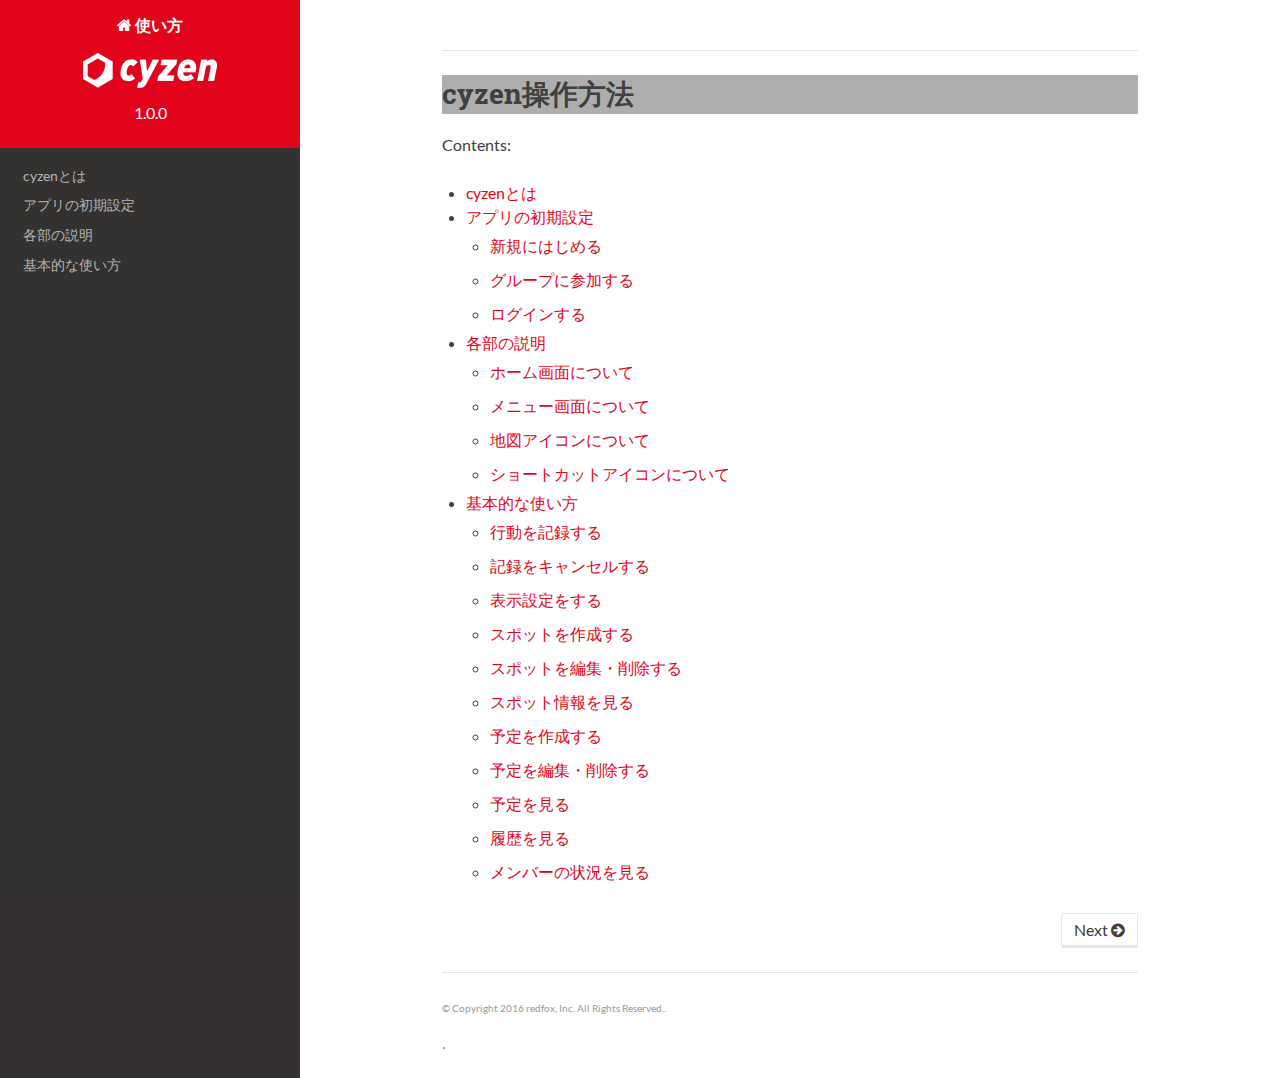
<file: index.html>
<!DOCTYPE html>
<!--[if IE 8]><html class="no-js lt-ie9" lang="en" > <![endif]-->
<!--[if gt IE 8]><!--> <html class="no-js" lang="en" > <!--<![endif]-->
<head>
  <meta charset="utf-8">
  
  <meta name="viewport" content="width=device-width, initial-scale=1.0">
  
  <title>cyzen操作方法 &mdash; 使い方 1.0.0 documentation</title>
  

  
  

  

  
  
    

  

  
  
    <link rel="stylesheet" href="_static/help.css" type="text/css" />
  

  

  
    <link rel="top" title="使い方 1.0.0 documentation" href="#"/>
        <link rel="next" title="cyzenとは" href="1_about.html"/> 

  
  <script src="_static/js/modernizr.min.js"></script>

</head>

<body class="wy-body-for-nav" role="document">

  <div class="wy-grid-for-nav">

    
    <nav data-toggle="wy-nav-shift" class="wy-nav-side">
      <div class="wy-side-scroll">
        <div class="wy-side-nav-search">
          

          
            <a href="#" class="icon icon-home"> 使い方
          

          
            
            <img src="_static/cyzen_logo.png" class="logo" />
          
          </a>

          
            
            
              <div class="version">
                1.0.0
              </div>
            
          

          
<!--
<div role="search">
  <form id="rtd-search-form" class="wy-form" action="search.html" method="get">
    <input type="text" name="q" placeholder="Search docs" />
    <input type="hidden" name="check_keywords" value="yes" />
    <input type="hidden" name="area" value="default" />
  </form>
  -->
</div>

          
        </div>

        <div class="wy-menu wy-menu-vertical" data-spy="affix" role="navigation" aria-label="main navigation">
          
            
            
                <ul>
<li class="toctree-l1"><a class="reference internal" href="1_about.html">cyzenとは</a></li>
<li class="toctree-l1"><a class="reference internal" href="2_start01.html">アプリの初期設定</a></li>
<li class="toctree-l1"><a class="reference internal" href="3_parts.html">各部の説明</a></li>
<li class="toctree-l1"><a class="reference internal" href="4_howtouser01.html">基本的な使い方</a></li>
</ul>

            
          
        </div>
      </div>
    </nav>

    <section data-toggle="wy-nav-shift" class="wy-nav-content-wrap">

      
      <nav class="wy-nav-top" role="navigation" aria-label="top navigation">
        <i data-toggle="wy-nav-top" class="fa fa-bars"></i>
        <a href="#">使い方</a>
      </nav>


      
      <div class="wy-nav-content">
        <div class="rst-content">
          

 



<div role="navigation" aria-label="breadcrumbs navigation">
  <ul class="wy-breadcrumbs">
    <li><a href="#">Docs</a> &raquo;</li>
      
    <li>cyzen操作方法</li>
      <li class="wy-breadcrumbs-aside">
        
          
        
      </li>
  </ul>
  <hr/>
</div>
          <div role="main" class="document" itemscope="itemscope" itemtype="http://schema.org/Article">
           <div itemprop="articleBody">
            
<div class="section" id="cyzen">
<h1>cyzen操作方法<a class="headerlink" href="#cyzen" title="Permalink to this headline">¶</a></h1>
<p>Contents:</p>
<div class="toctree-wrapper compound">
<ul>
<li class="toctree-l1"><a class="reference internal" href="1_about.html">cyzenとは</a></li>
<li class="toctree-l1"><a class="reference internal" href="2_start01.html">アプリの初期設定</a><ul>
<li class="toctree-l2"><a class="reference internal" href="2_start01.html#id2">新規にはじめる</a></li>
<li class="toctree-l2"><a class="reference internal" href="2_start01.html#id3">グループに参加する</a></li>
<li class="toctree-l2"><a class="reference internal" href="2_start01.html#id4">ログインする</a></li>
</ul>
</li>
<li class="toctree-l1"><a class="reference internal" href="3_parts.html">各部の説明</a><ul>
<li class="toctree-l2"><a class="reference internal" href="3_parts.html#id2">ホーム画面について</a></li>
<li class="toctree-l2"><a class="reference internal" href="3_parts.html#id3">メニュー画面について</a></li>
<li class="toctree-l2"><a class="reference internal" href="3_parts.html#id4">地図アイコンについて</a></li>
<li class="toctree-l2"><a class="reference internal" href="3_parts.html#id5">ショートカットアイコンについて</a></li>
</ul>
</li>
<li class="toctree-l1"><a class="reference internal" href="4_howtouser01.html">基本的な使い方</a><ul>
<li class="toctree-l2"><a class="reference internal" href="4_howtouser01.html#id2">行動を記録する</a></li>
<li class="toctree-l2"><a class="reference internal" href="4_howtouser01.html#id3">記録をキャンセルする</a></li>
<li class="toctree-l2"><a class="reference internal" href="4_howtouser01.html#disp-setting">表示設定をする</a></li>
<li class="toctree-l2"><a class="reference internal" href="4_howtouser01.html#id5">スポットを作成する</a></li>
<li class="toctree-l2"><a class="reference internal" href="4_howtouser01.html#id6">スポットを編集・削除する</a></li>
<li class="toctree-l2"><a class="reference internal" href="4_howtouser01.html#id7">スポット情報を見る</a></li>
<li class="toctree-l2"><a class="reference internal" href="4_howtouser01.html#id8">予定を作成する</a></li>
<li class="toctree-l2"><a class="reference internal" href="4_howtouser01.html#id9">予定を編集・削除する</a></li>
<li class="toctree-l2"><a class="reference internal" href="4_howtouser01.html#id10">予定を見る</a></li>
<li class="toctree-l2"><a class="reference internal" href="4_howtouser01.html#id11">履歴を見る</a></li>
<li class="toctree-l2"><a class="reference internal" href="4_howtouser01.html#id12">メンバーの状況を見る</a></li>
</ul>
</li>
</ul>
</div>
</div>


           </div>
          </div>
          <footer>
  
    <div class="rst-footer-buttons" role="navigation" aria-label="footer navigation">
      
        <a href="1_about.html" class="btn btn-neutral float-right" title="cyzenとは" accesskey="n">Next <span class="fa fa-arrow-circle-right"></span></a>
      
      
    </div>
  

  <hr/>

  <div role="contentinfo">
    <p>
        &copy; Copyright 2016 redfox, Inc. All Rights Reserved..

    </p>
  </div>
  
  <!--Built with <a href="http://sphinx-doc.org/">Sphinx</a> using a <a href="https://github.com/snide/sphinx_rtd_theme">theme</a> provided by <a href="https://readthedocs.org">Read the Docs</a>
  -->. 

</footer>

        </div>
      </div>

    </section>

  </div>
  


  

    <script type="text/javascript">
        var DOCUMENTATION_OPTIONS = {
            URL_ROOT:'./',
            VERSION:'1.0.0',
            COLLAPSE_INDEX:false,
            FILE_SUFFIX:'.html',
            HAS_SOURCE:  true
        };
    </script>
      <script type="text/javascript" src="_static/jquery.js"></script>
      <script type="text/javascript" src="_static/underscore.js"></script>
      <script type="text/javascript" src="_static/doctools.js"></script>
      <script type="text/javascript" src="_static/jquery.balloon.js"></script>
      <script type="text/javascript" src="_static/jquery.smooth-scroll.min.js"></script>
      <script type="text/javascript" src="_static/help.js"></script>
      <script type="text/javascript" src="_static/modernizr.min.js"></script>
      <script type="text/javascript" src="_static/theme.js"></script>

  

  
  
    <script type="text/javascript" src="_static/js/theme.js"></script>
  

  
  
  <script type="text/javascript">
      jQuery(function () {
          SphinxRtdTheme.StickyNav.enable();
      });
  </script>
   

</body>
</html>
</file>
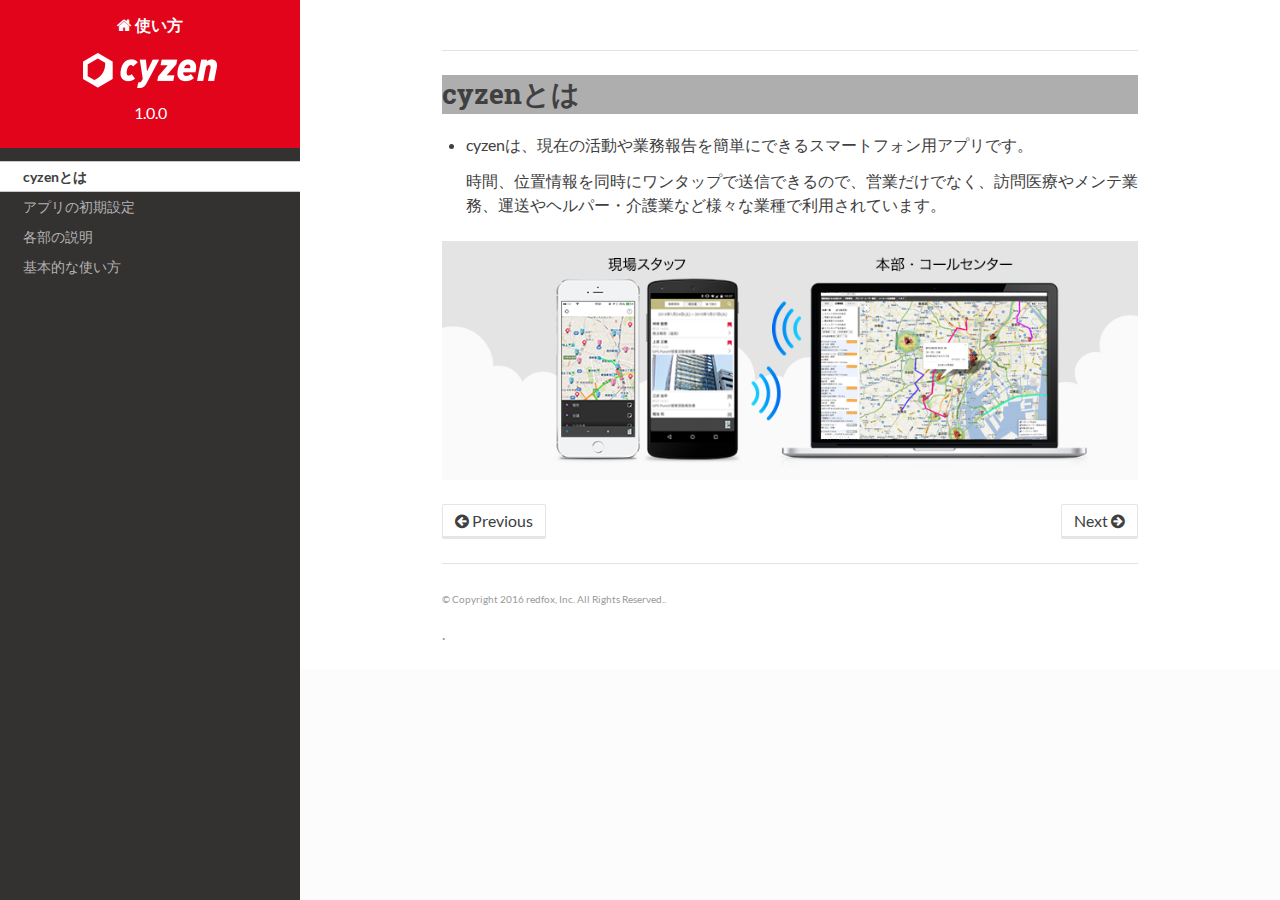
<file: 1_about.html>
<!DOCTYPE html>
<!--[if IE 8]><html class="no-js lt-ie9" lang="en" > <![endif]-->
<!--[if gt IE 8]><!--> <html class="no-js" lang="en" > <!--<![endif]-->
<head>
  <meta charset="utf-8">
  
  <meta name="viewport" content="width=device-width, initial-scale=1.0">
  
  <title>cyzenとは &mdash; 使い方 1.0.0 documentation</title>
  

  
  

  

  
  
    

  

  
  
    <link rel="stylesheet" href="_static/help.css" type="text/css" />
  

  

  
    <link rel="top" title="使い方 1.0.0 documentation" href="index.html"/>
        <link rel="next" title="アプリの初期設定" href="2_start01.html"/>
        <link rel="prev" title="cyzen操作方法" href="index.html"/> 

  
  <script src="_static/js/modernizr.min.js"></script>

</head>

<body class="wy-body-for-nav" role="document">

  <div class="wy-grid-for-nav">

    
    <nav data-toggle="wy-nav-shift" class="wy-nav-side">
      <div class="wy-side-scroll">
        <div class="wy-side-nav-search">
          

          
            <a href="index.html" class="icon icon-home"> 使い方
          

          
            
            <img src="_static/cyzen_logo.png" class="logo" />
          
          </a>

          
            
            
              <div class="version">
                1.0.0
              </div>
            
          

          
<!--
<div role="search">
  <form id="rtd-search-form" class="wy-form" action="search.html" method="get">
    <input type="text" name="q" placeholder="Search docs" />
    <input type="hidden" name="check_keywords" value="yes" />
    <input type="hidden" name="area" value="default" />
  </form>
  -->
</div>

          
        </div>

        <div class="wy-menu wy-menu-vertical" data-spy="affix" role="navigation" aria-label="main navigation">
          
            
            
                <ul class="current">
<li class="toctree-l1 current"><a class="current reference internal" href="#">cyzenとは</a></li>
<li class="toctree-l1"><a class="reference internal" href="2_start01.html">アプリの初期設定</a></li>
<li class="toctree-l1"><a class="reference internal" href="3_parts.html">各部の説明</a></li>
<li class="toctree-l1"><a class="reference internal" href="4_howtouser01.html">基本的な使い方</a></li>
</ul>

            
          
        </div>
      </div>
    </nav>

    <section data-toggle="wy-nav-shift" class="wy-nav-content-wrap">

      
      <nav class="wy-nav-top" role="navigation" aria-label="top navigation">
        <i data-toggle="wy-nav-top" class="fa fa-bars"></i>
        <a href="index.html">使い方</a>
      </nav>


      
      <div class="wy-nav-content">
        <div class="rst-content">
          

 



<div role="navigation" aria-label="breadcrumbs navigation">
  <ul class="wy-breadcrumbs">
    <li><a href="index.html">Docs</a> &raquo;</li>
      
    <li>cyzenとは</li>
      <li class="wy-breadcrumbs-aside">
        
          
        
      </li>
  </ul>
  <hr/>
</div>
          <div role="main" class="document" itemscope="itemscope" itemtype="http://schema.org/Article">
           <div itemprop="articleBody">
            
<div class="section" id="cyzen">
<h1>cyzenとは<a class="headerlink" href="#cyzen" title="Permalink to this headline">¶</a></h1>
<ul>
<li><p class="first">cyzenは、現在の活動や業務報告を簡単にできるスマートフォン用アプリです。</p>
<p>時間、位置情報を同時にワンタップで送信できるので、営業だけでなく、訪問医療やメンテ業務、運送やヘルパー・介護業など様々な業種で利用されています。</p>
</li>
</ul>
<img alt="_images/about_content_01.jpg" src="_images/about_content_01.jpg" />
</div>


           </div>
          </div>
          <footer>
  
    <div class="rst-footer-buttons" role="navigation" aria-label="footer navigation">
      
        <a href="2_start01.html" class="btn btn-neutral float-right" title="アプリの初期設定" accesskey="n">Next <span class="fa fa-arrow-circle-right"></span></a>
      
      
        <a href="index.html" class="btn btn-neutral" title="cyzen操作方法" accesskey="p"><span class="fa fa-arrow-circle-left"></span> Previous</a>
      
    </div>
  

  <hr/>

  <div role="contentinfo">
    <p>
        &copy; Copyright 2016 redfox, Inc. All Rights Reserved..

    </p>
  </div>
  
  <!--Built with <a href="http://sphinx-doc.org/">Sphinx</a> using a <a href="https://github.com/snide/sphinx_rtd_theme">theme</a> provided by <a href="https://readthedocs.org">Read the Docs</a>
  -->. 

</footer>

        </div>
      </div>

    </section>

  </div>
  


  

    <script type="text/javascript">
        var DOCUMENTATION_OPTIONS = {
            URL_ROOT:'./',
            VERSION:'1.0.0',
            COLLAPSE_INDEX:false,
            FILE_SUFFIX:'.html',
            HAS_SOURCE:  true
        };
    </script>
      <script type="text/javascript" src="_static/jquery.js"></script>
      <script type="text/javascript" src="_static/underscore.js"></script>
      <script type="text/javascript" src="_static/doctools.js"></script>
      <script type="text/javascript" src="_static/jquery.balloon.js"></script>
      <script type="text/javascript" src="_static/jquery.smooth-scroll.min.js"></script>
      <script type="text/javascript" src="_static/help.js"></script>
      <script type="text/javascript" src="_static/modernizr.min.js"></script>
      <script type="text/javascript" src="_static/theme.js"></script>

  

  
  
    <script type="text/javascript" src="_static/js/theme.js"></script>
  

  
  
  <script type="text/javascript">
      jQuery(function () {
          SphinxRtdTheme.StickyNav.enable();
      });
  </script>
   

</body>
</html>
</file>
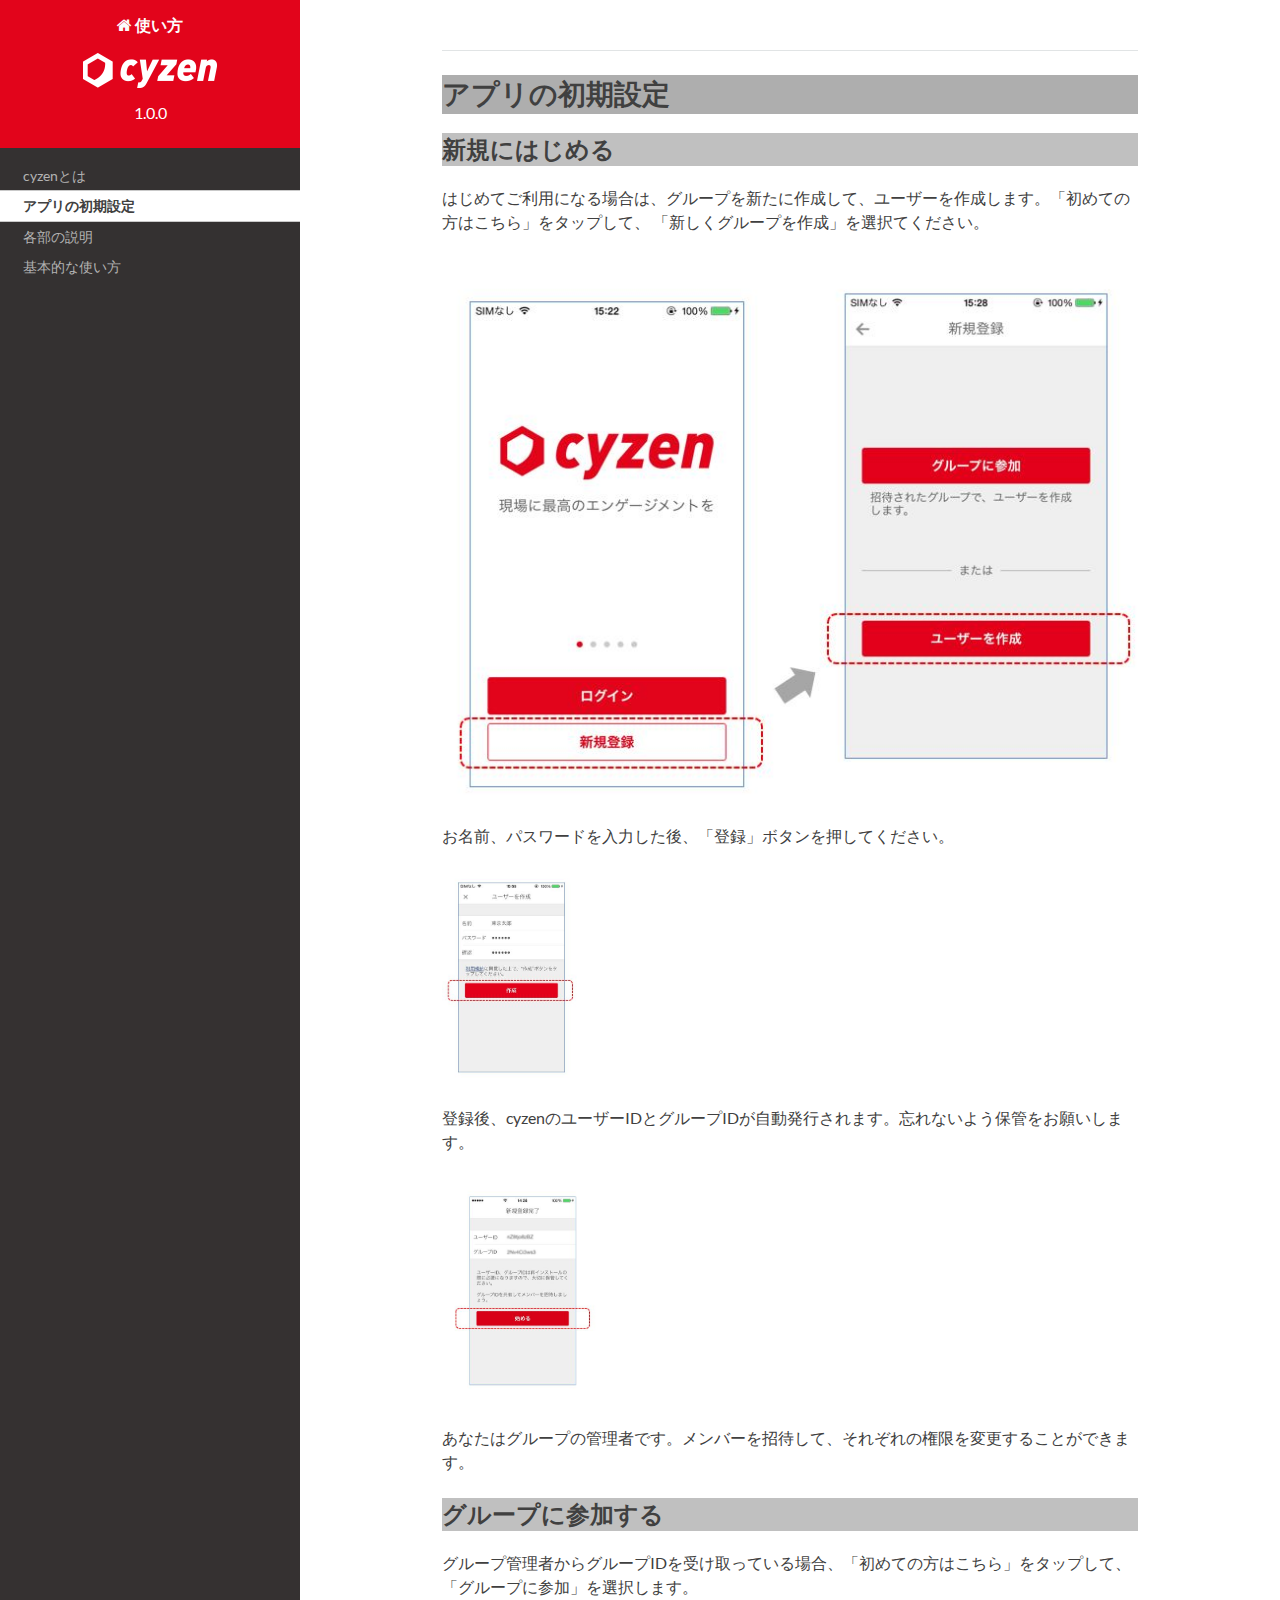
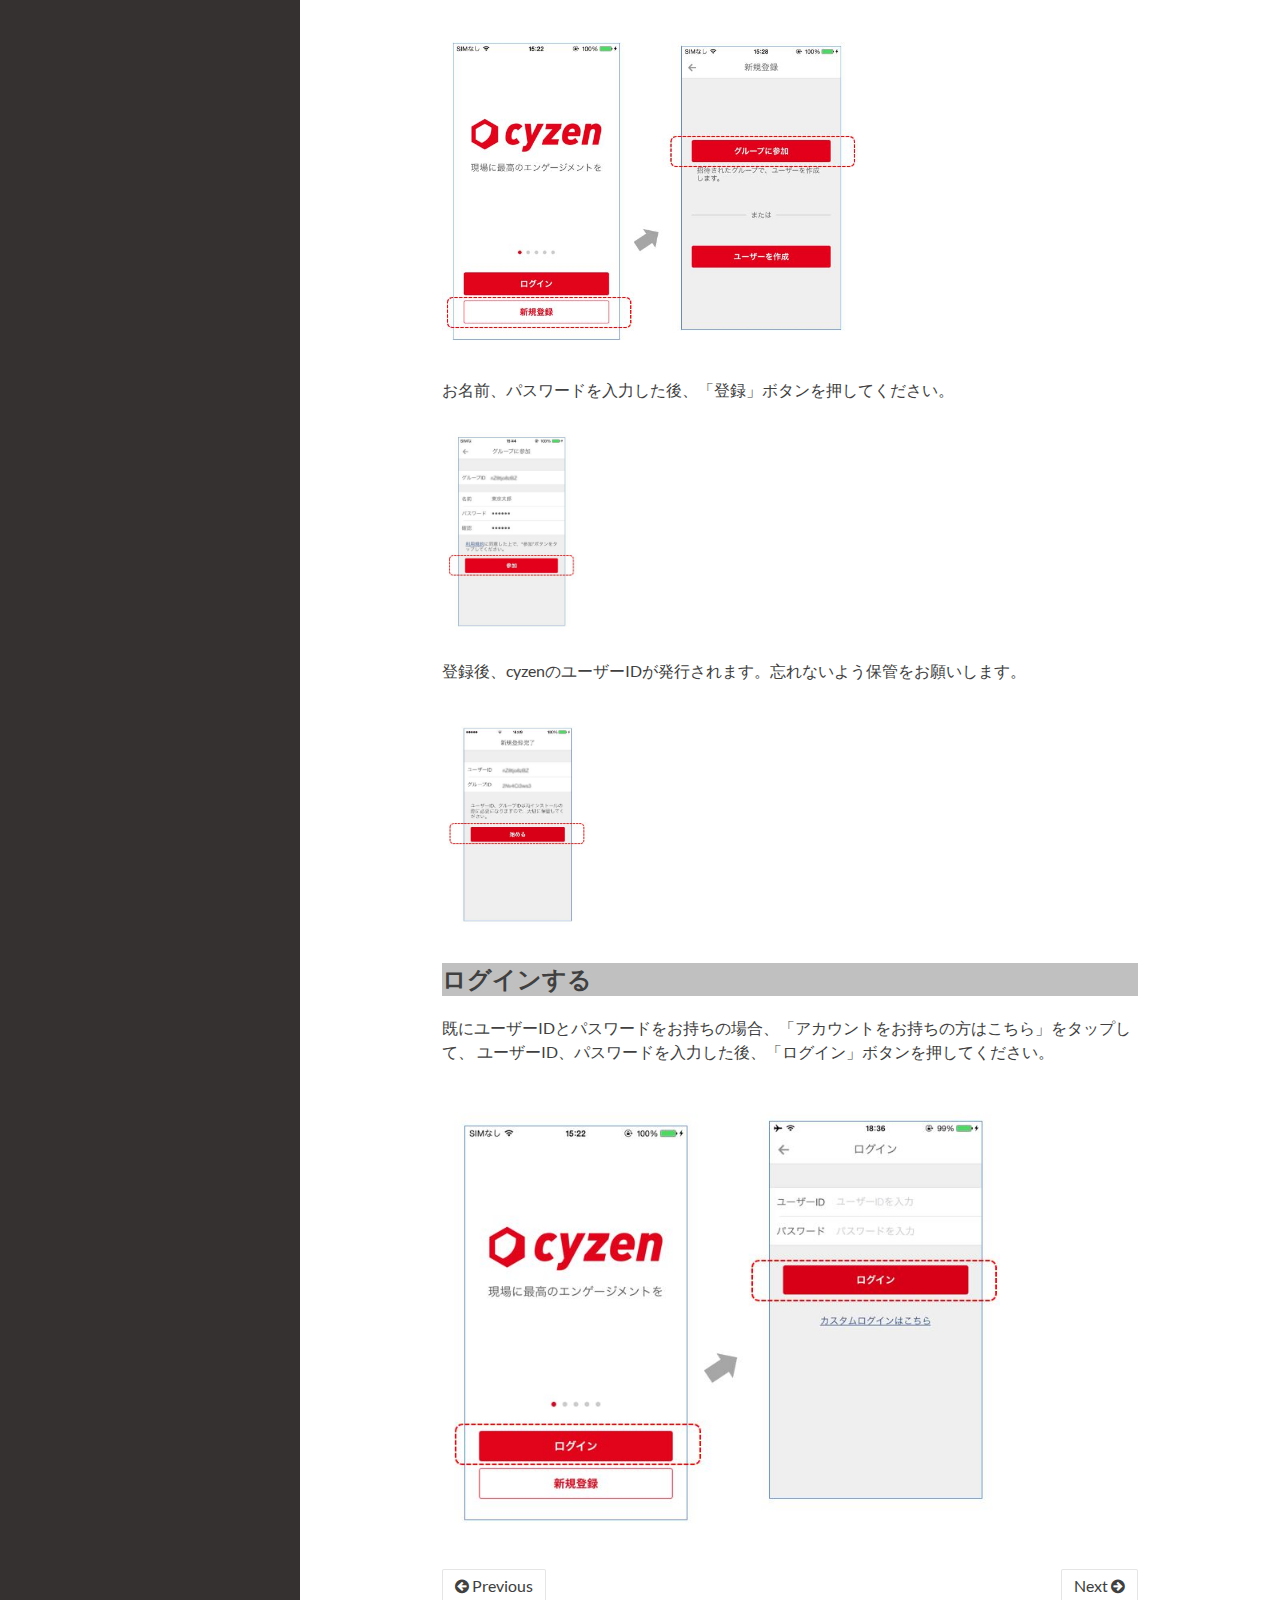
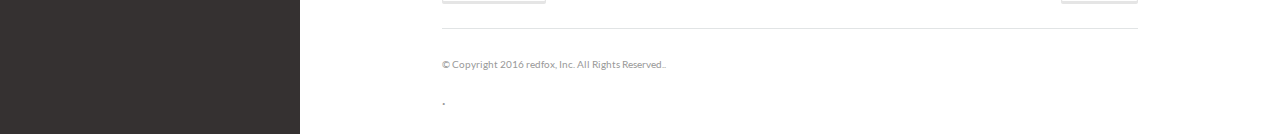
<file: 2_start01.html>
<!DOCTYPE html>
<!--[if IE 8]><html class="no-js lt-ie9" lang="en" > <![endif]-->
<!--[if gt IE 8]><!--> <html class="no-js" lang="en" > <!--<![endif]-->
<head>
  <meta charset="utf-8">
  
  <meta name="viewport" content="width=device-width, initial-scale=1.0">
  
  <title>アプリの初期設定 &mdash; 使い方 1.0.0 documentation</title>
  

  
  

  

  
  
    

  

  
  
    <link rel="stylesheet" href="_static/help.css" type="text/css" />
  

  

  
    <link rel="top" title="使い方 1.0.0 documentation" href="index.html"/>
        <link rel="next" title="各部の説明" href="3_parts.html"/>
        <link rel="prev" title="cyzenとは" href="1_about.html"/> 

  
  <script src="_static/js/modernizr.min.js"></script>

</head>

<body class="wy-body-for-nav" role="document">

  <div class="wy-grid-for-nav">

    
    <nav data-toggle="wy-nav-shift" class="wy-nav-side">
      <div class="wy-side-scroll">
        <div class="wy-side-nav-search">
          

          
            <a href="index.html" class="icon icon-home"> 使い方
          

          
            
            <img src="_static/cyzen_logo.png" class="logo" />
          
          </a>

          
            
            
              <div class="version">
                1.0.0
              </div>
            
          

          
<!--
<div role="search">
  <form id="rtd-search-form" class="wy-form" action="search.html" method="get">
    <input type="text" name="q" placeholder="Search docs" />
    <input type="hidden" name="check_keywords" value="yes" />
    <input type="hidden" name="area" value="default" />
  </form>
  -->
</div>

          
        </div>

        <div class="wy-menu wy-menu-vertical" data-spy="affix" role="navigation" aria-label="main navigation">
          
            
            
                <ul class="current">
<li class="toctree-l1"><a class="reference internal" href="1_about.html">cyzenとは</a></li>
<li class="toctree-l1 current"><a class="current reference internal" href="#">アプリの初期設定</a></li>
<li class="toctree-l1"><a class="reference internal" href="3_parts.html">各部の説明</a></li>
<li class="toctree-l1"><a class="reference internal" href="4_howtouser01.html">基本的な使い方</a></li>
</ul>

            
          
        </div>
      </div>
    </nav>

    <section data-toggle="wy-nav-shift" class="wy-nav-content-wrap">

      
      <nav class="wy-nav-top" role="navigation" aria-label="top navigation">
        <i data-toggle="wy-nav-top" class="fa fa-bars"></i>
        <a href="index.html">使い方</a>
      </nav>


      
      <div class="wy-nav-content">
        <div class="rst-content">
          

 



<div role="navigation" aria-label="breadcrumbs navigation">
  <ul class="wy-breadcrumbs">
    <li><a href="index.html">Docs</a> &raquo;</li>
      
    <li>アプリの初期設定</li>
      <li class="wy-breadcrumbs-aside">
        
          
        
      </li>
  </ul>
  <hr/>
</div>
          <div role="main" class="document" itemscope="itemscope" itemtype="http://schema.org/Article">
           <div itemprop="articleBody">
            
<div class="section" id="id1">
<h1>アプリの初期設定<a class="headerlink" href="#id1" title="Permalink to this headline">¶</a></h1>
<div class="section" id="id2">
<h2>新規にはじめる<a class="headerlink" href="#id2" title="Permalink to this headline">¶</a></h2>
<p>はじめてご利用になる場合は、グループを新たに作成して、ユーザーを作成します。「初めての方はこちら」をタップして、
「新しくグループを作成」を選択てください。</p>
<img alt="_images/start01_01.jpg" src="_images/start01_01.jpg" />
<p>お名前、パスワードを入力した後、「登録」ボタンを押してください。</p>
<a class="reference internal image-reference" href="_images/start01_02.jpg"><img alt="_images/start01_02.jpg" src="_images/start01_02.jpg" style="width: 138.0px; height: 209.2px;" /></a>
<p>登録後、cyzenのユーザーIDとグループIDが自動発行されます。忘れないよう保管をお願いします。</p>
<a class="reference internal image-reference" href="_images/start01_03.jpg"><img alt="_images/start01_03.jpg" src="_images/start01_03.jpg" style="width: 159.6px; height: 224.8px;" /></a>
<p>あなたはグループの管理者です。メンバーを招待して、それぞれの権限を変更することができます。</p>
</div>
<div class="section" id="id3">
<h2>グループに参加する<a class="headerlink" href="#id3" title="Permalink to this headline">¶</a></h2>
<p>グループ管理者からグループIDを受け取っている場合、「初めての方はこちら」をタップして、
「グループに参加」を選択します。</p>
<a class="reference internal image-reference" href="_images/start02_01.jpg"><img alt="_images/start02_01.jpg" src="_images/start02_01.jpg" style="width: 416.4px; height: 330.6px;" /></a>
<p>お名前、パスワードを入力した後、「登録」ボタンを押してください。</p>
<a class="reference internal image-reference" href="_images/start02_02.jpg"><img alt="_images/start02_02.jpg" src="_images/start02_02.jpg" style="width: 140.8px; height: 209.6px;" /></a>
<p>登録後、cyzenのユーザーIDが発行されます。忘れないよう保管をお願いします。</p>
<a class="reference internal image-reference" href="_images/start02_03.jpg"><img alt="_images/start02_03.jpg" src="_images/start02_03.jpg" style="width: 153.2px; height: 231.6px;" /></a>
</div>
<div class="section" id="id4">
<h2>ログインする<a class="headerlink" href="#id4" title="Permalink to this headline">¶</a></h2>
<p>既にユーザーIDとパスワードをお持ちの場合、「アカウントをお持ちの方はこちら」をタップして、
ユーザーID、パスワードを入力した後、「ログイン」ボタンを押してください。</p>
<a class="reference internal image-reference" href="_images/start03_01.jpg"><img alt="_images/start03_01.jpg" src="_images/start03_01.jpg" style="width: 558.4px; height: 457.6px;" /></a>
</div>
</div>


           </div>
          </div>
          <footer>
  
    <div class="rst-footer-buttons" role="navigation" aria-label="footer navigation">
      
        <a href="3_parts.html" class="btn btn-neutral float-right" title="各部の説明" accesskey="n">Next <span class="fa fa-arrow-circle-right"></span></a>
      
      
        <a href="1_about.html" class="btn btn-neutral" title="cyzenとは" accesskey="p"><span class="fa fa-arrow-circle-left"></span> Previous</a>
      
    </div>
  

  <hr/>

  <div role="contentinfo">
    <p>
        &copy; Copyright 2016 redfox, Inc. All Rights Reserved..

    </p>
  </div>
  
  <!--Built with <a href="http://sphinx-doc.org/">Sphinx</a> using a <a href="https://github.com/snide/sphinx_rtd_theme">theme</a> provided by <a href="https://readthedocs.org">Read the Docs</a>
  -->. 

</footer>

        </div>
      </div>

    </section>

  </div>
  


  

    <script type="text/javascript">
        var DOCUMENTATION_OPTIONS = {
            URL_ROOT:'./',
            VERSION:'1.0.0',
            COLLAPSE_INDEX:false,
            FILE_SUFFIX:'.html',
            HAS_SOURCE:  true
        };
    </script>
      <script type="text/javascript" src="_static/jquery.js"></script>
      <script type="text/javascript" src="_static/underscore.js"></script>
      <script type="text/javascript" src="_static/doctools.js"></script>
      <script type="text/javascript" src="_static/jquery.balloon.js"></script>
      <script type="text/javascript" src="_static/jquery.smooth-scroll.min.js"></script>
      <script type="text/javascript" src="_static/help.js"></script>
      <script type="text/javascript" src="_static/modernizr.min.js"></script>
      <script type="text/javascript" src="_static/theme.js"></script>

  

  
  
    <script type="text/javascript" src="_static/js/theme.js"></script>
  

  
  
  <script type="text/javascript">
      jQuery(function () {
          SphinxRtdTheme.StickyNav.enable();
      });
  </script>
   

</body>
</html>
</file>
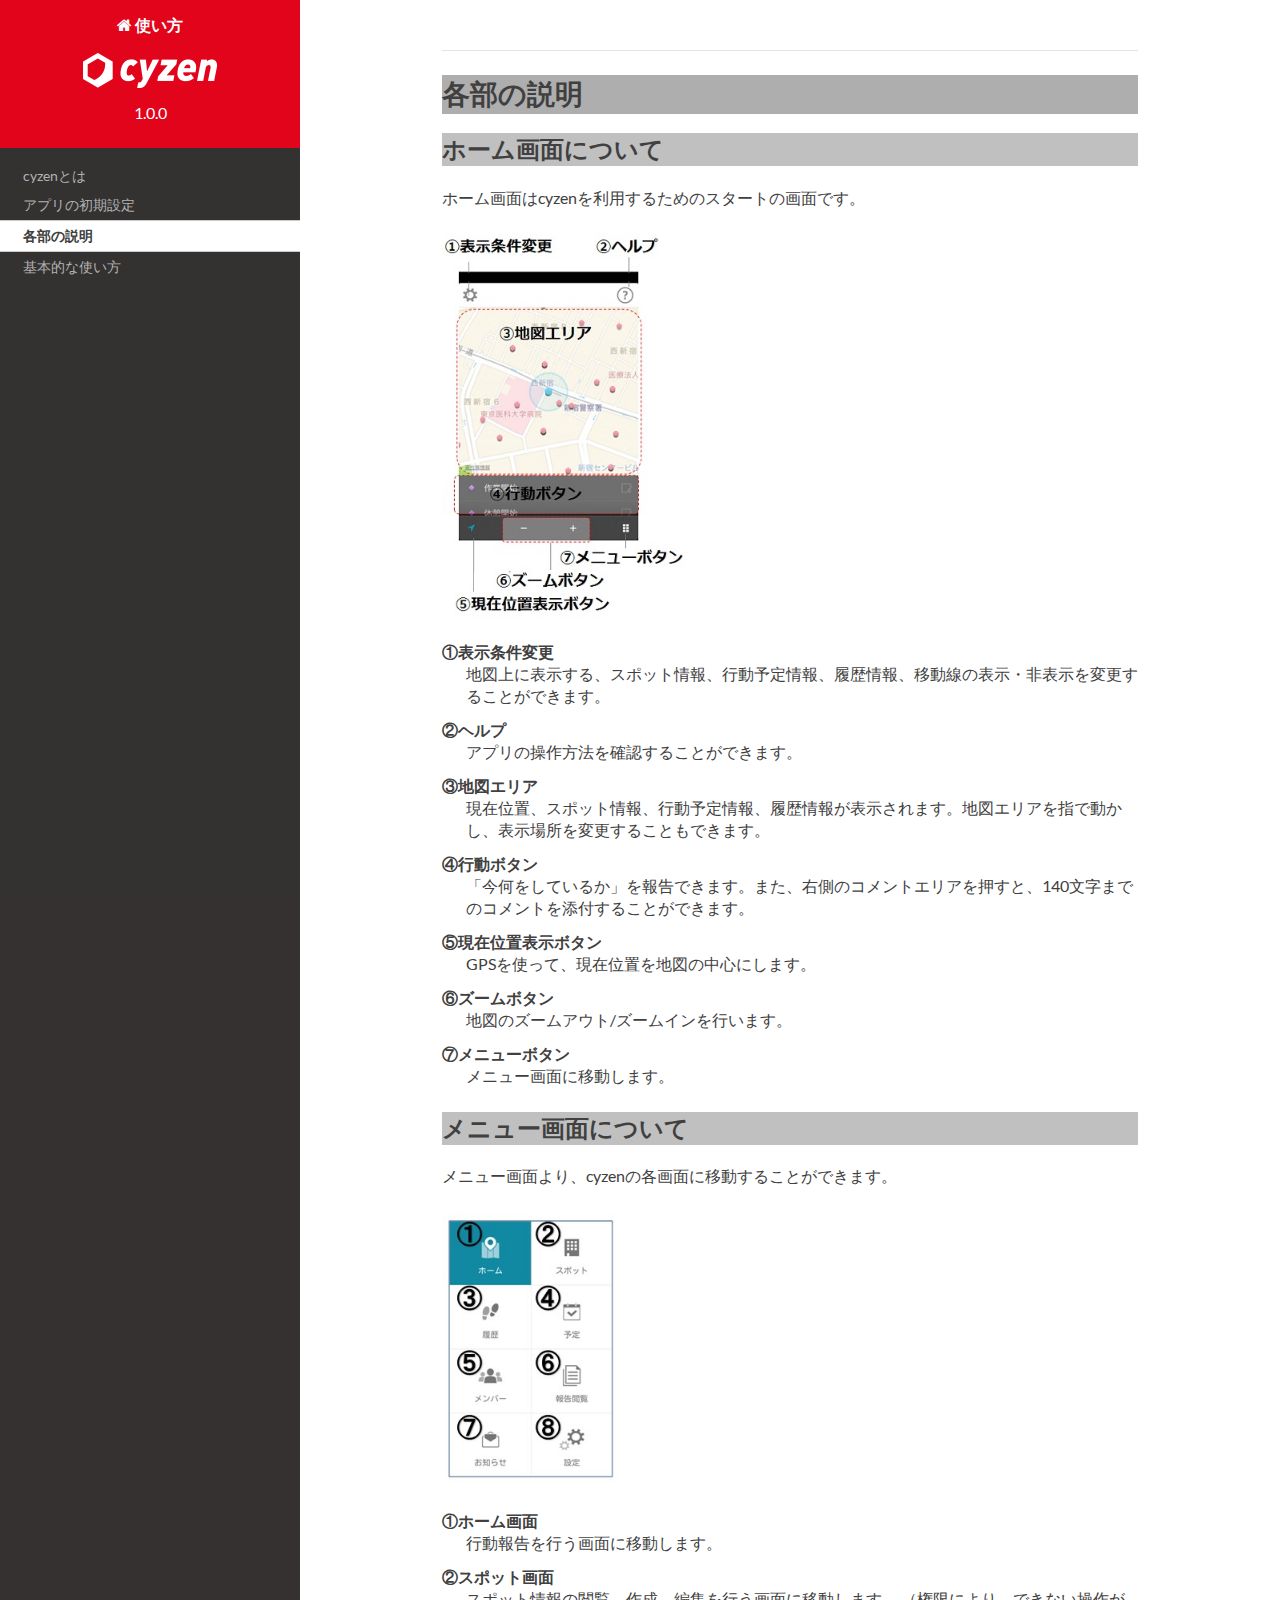
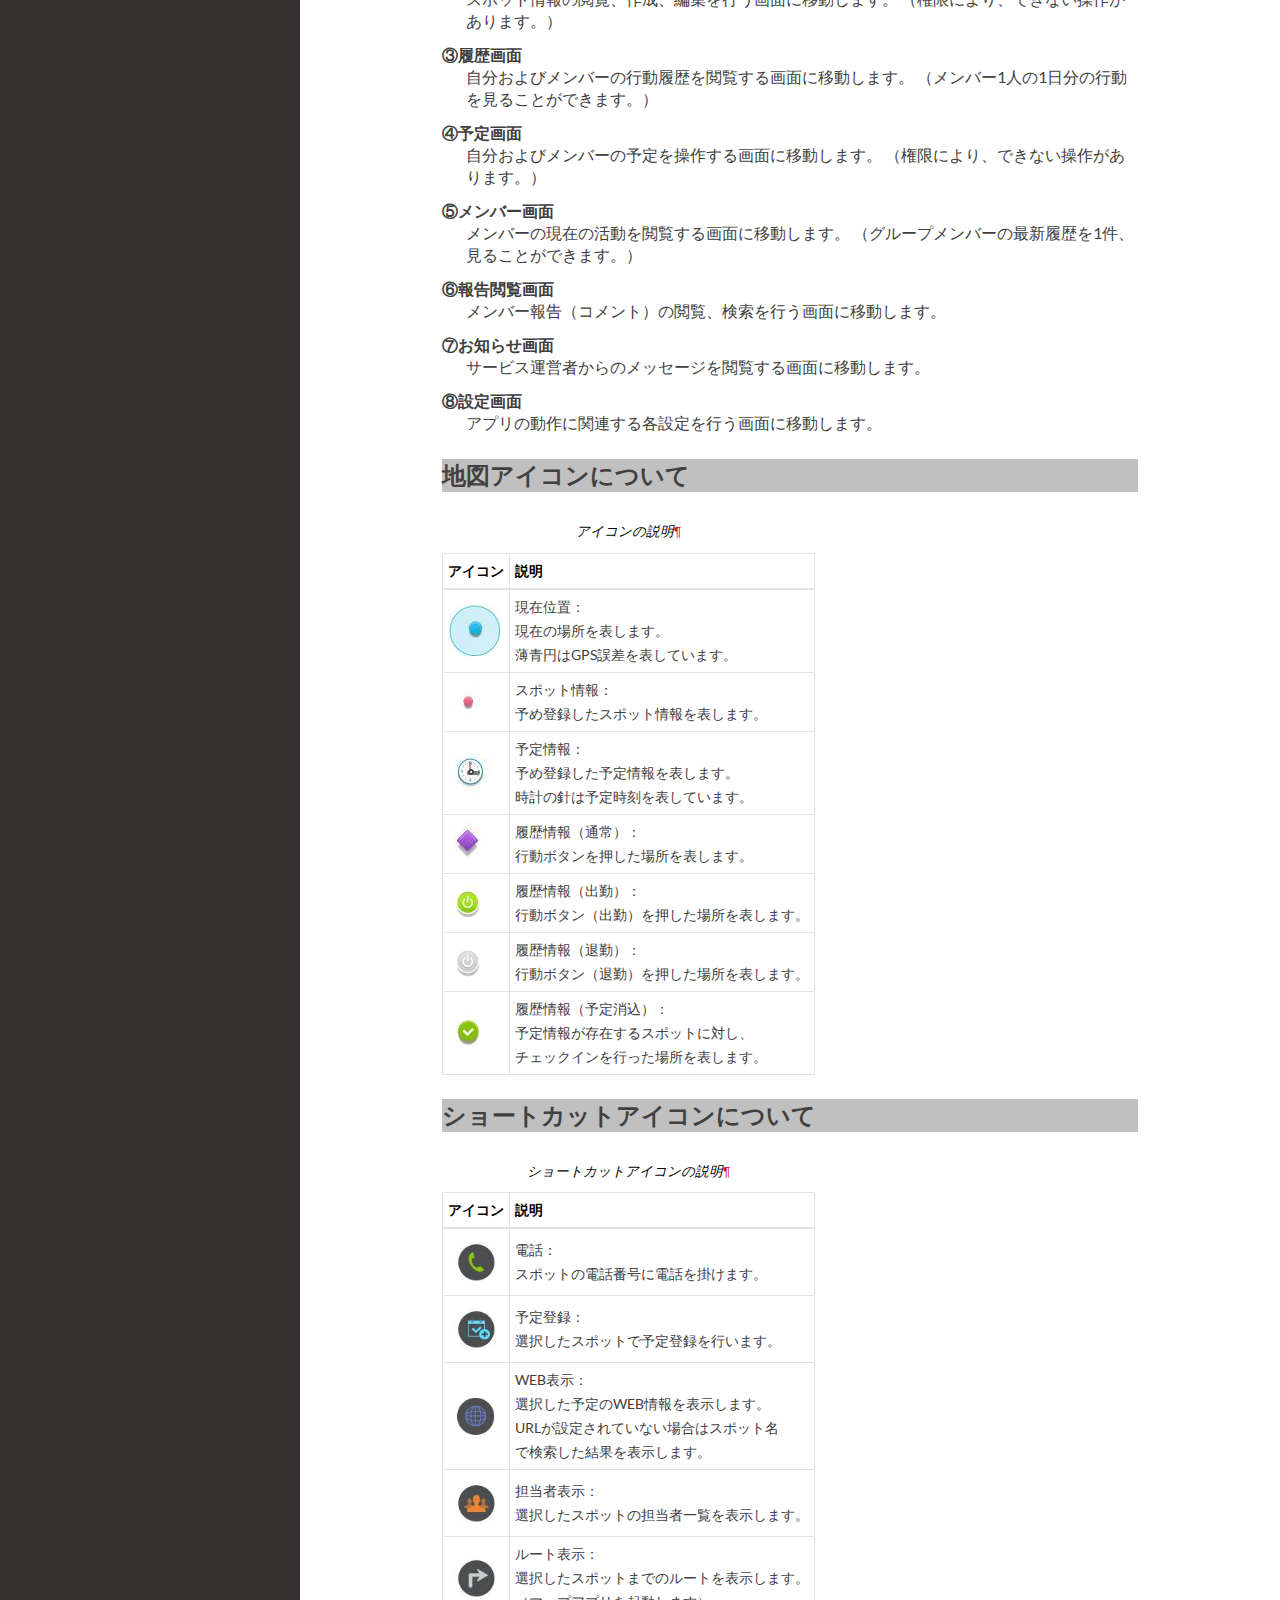
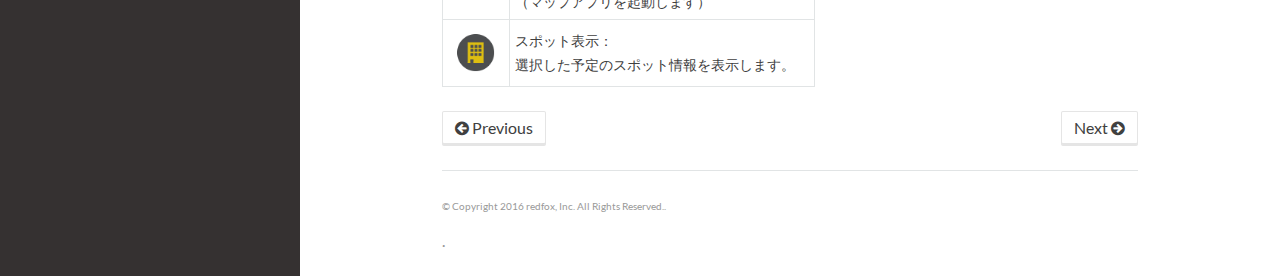
<file: 3_parts.html>
<!DOCTYPE html>
<!--[if IE 8]><html class="no-js lt-ie9" lang="en" > <![endif]-->
<!--[if gt IE 8]><!--> <html class="no-js" lang="en" > <!--<![endif]-->
<head>
  <meta charset="utf-8">
  
  <meta name="viewport" content="width=device-width, initial-scale=1.0">
  
  <title>各部の説明 &mdash; 使い方 1.0.0 documentation</title>
  

  
  

  

  
  
    

  

  
  
    <link rel="stylesheet" href="_static/help.css" type="text/css" />
  

  

  
    <link rel="top" title="使い方 1.0.0 documentation" href="index.html"/>
        <link rel="next" title="基本的な使い方" href="4_howtouser01.html"/>
        <link rel="prev" title="アプリの初期設定" href="2_start01.html"/> 

  
  <script src="_static/js/modernizr.min.js"></script>

</head>

<body class="wy-body-for-nav" role="document">

  <div class="wy-grid-for-nav">

    
    <nav data-toggle="wy-nav-shift" class="wy-nav-side">
      <div class="wy-side-scroll">
        <div class="wy-side-nav-search">
          

          
            <a href="index.html" class="icon icon-home"> 使い方
          

          
            
            <img src="_static/cyzen_logo.png" class="logo" />
          
          </a>

          
            
            
              <div class="version">
                1.0.0
              </div>
            
          

          
<!--
<div role="search">
  <form id="rtd-search-form" class="wy-form" action="search.html" method="get">
    <input type="text" name="q" placeholder="Search docs" />
    <input type="hidden" name="check_keywords" value="yes" />
    <input type="hidden" name="area" value="default" />
  </form>
  -->
</div>

          
        </div>

        <div class="wy-menu wy-menu-vertical" data-spy="affix" role="navigation" aria-label="main navigation">
          
            
            
                <ul class="current">
<li class="toctree-l1"><a class="reference internal" href="1_about.html">cyzenとは</a></li>
<li class="toctree-l1"><a class="reference internal" href="2_start01.html">アプリの初期設定</a></li>
<li class="toctree-l1 current"><a class="current reference internal" href="#">各部の説明</a></li>
<li class="toctree-l1"><a class="reference internal" href="4_howtouser01.html">基本的な使い方</a></li>
</ul>

            
          
        </div>
      </div>
    </nav>

    <section data-toggle="wy-nav-shift" class="wy-nav-content-wrap">

      
      <nav class="wy-nav-top" role="navigation" aria-label="top navigation">
        <i data-toggle="wy-nav-top" class="fa fa-bars"></i>
        <a href="index.html">使い方</a>
      </nav>


      
      <div class="wy-nav-content">
        <div class="rst-content">
          

 



<div role="navigation" aria-label="breadcrumbs navigation">
  <ul class="wy-breadcrumbs">
    <li><a href="index.html">Docs</a> &raquo;</li>
      
    <li>各部の説明</li>
      <li class="wy-breadcrumbs-aside">
        
          
        
      </li>
  </ul>
  <hr/>
</div>
          <div role="main" class="document" itemscope="itemscope" itemtype="http://schema.org/Article">
           <div itemprop="articleBody">
            
<div class="section" id="id1">
<h1>各部の説明<a class="headerlink" href="#id1" title="Permalink to this headline">¶</a></h1>
<div class="section" id="id2">
<h2>ホーム画面について<a class="headerlink" href="#id2" title="Permalink to this headline">¶</a></h2>
<p>ホーム画面はcyzenを利用するためのスタートの画面です。</p>
<a class="reference internal image-reference" href="_images/parts01_01.jpg"><img alt="_images/parts01_01.jpg" src="_images/parts01_01.jpg" style="width: 256.8px; height: 384.0px;" /></a>
<dl class="docutils">
<dt>①表示条件変更</dt>
<dd>地図上に表示する、スポット情報、行動予定情報、履歴情報、移動線の表示・非表示を変更することができます。</dd>
<dt>②ヘルプ</dt>
<dd>アプリの操作方法を確認することができます。</dd>
<dt>③地図エリア</dt>
<dd>現在位置、スポット情報、行動予定情報、履歴情報が表示されます。地図エリアを指で動かし、表示場所を変更することもできます。</dd>
<dt>④行動ボタン</dt>
<dd>「今何をしているか」を報告できます。また、右側のコメントエリアを押すと、140文字までのコメントを添付することができます。</dd>
<dt>⑤現在位置表示ボタン</dt>
<dd>GPSを使って、現在位置を地図の中心にします。</dd>
<dt>⑥ズームボタン</dt>
<dd>地図のズームアウト/ズームインを行います。</dd>
<dt>⑦メニューボタン</dt>
<dd>メニュー画面に移動します。</dd>
</dl>
</div>
<div class="section" id="id3">
<h2>メニュー画面について<a class="headerlink" href="#id3" title="Permalink to this headline">¶</a></h2>
<p>メニュー画面より、cyzenの各画面に移動することができます。</p>
<a class="reference internal image-reference" href="_images/parts02_01.jpg"><img alt="_images/parts02_01.jpg" src="_images/parts02_01.jpg" style="width: 176.0px; height: 274.4px;" /></a>
<dl class="docutils">
<dt>①ホーム画面</dt>
<dd>行動報告を行う画面に移動します。</dd>
<dt>②スポット画面</dt>
<dd>スポット情報の閲覧、作成、編集を行う画面に移動します。
（権限により、できない操作があります。）</dd>
<dt>③履歴画面</dt>
<dd>自分およびメンバーの行動履歴を閲覧する画面に移動します。
（メンバー1人の1日分の行動を見ることができます。）</dd>
<dt>④予定画面</dt>
<dd>自分およびメンバーの予定を操作する画面に移動します。
（権限により、できない操作があります。）</dd>
<dt>⑤メンバー画面</dt>
<dd>メンバーの現在の活動を閲覧する画面に移動します。
（グループメンバーの最新履歴を1件、見ることができます。）</dd>
<dt>⑥報告閲覧画面</dt>
<dd>メンバー報告（コメント）の閲覧、検索を行う画面に移動します。</dd>
<dt>⑦お知らせ画面</dt>
<dd>サービス運営者からのメッセージを閲覧する画面に移動します。</dd>
<dt>⑧設定画面</dt>
<dd>アプリの動作に関連する各設定を行う画面に移動します。</dd>
</dl>
</div>
<div class="section" id="id4">
<h2>地図アイコンについて<a class="headerlink" href="#id4" title="Permalink to this headline">¶</a></h2>
<blockquote>
<div><table border="1" class="docutils" id="id6">
<caption><span class="caption-text">アイコンの説明</span><a class="headerlink" href="#id6" title="Permalink to this table">¶</a></caption>
<colgroup>
<col width="25%" />
<col width="75%" />
</colgroup>
<thead valign="bottom">
<tr class="row-odd"><th class="head">アイコン</th>
<th class="head">説明</th>
</tr>
</thead>
<tbody valign="top">
<tr class="row-even"><td><img alt="_images/parts03_01.jpg" class="first last" src="_images/parts03_01.jpg" />
</td>
<td>現在位置：  <br/> 現在の場所を表します。 <br/> 薄青円はGPS誤差を表しています。</td>
</tr>
<tr class="row-odd"><td><img alt="_images/parts03_02.jpg" class="first last" src="_images/parts03_02.jpg" />
</td>
<td>スポット情報： <br/> 予め登録したスポット情報を表します。</td>
</tr>
<tr class="row-even"><td><img alt="_images/parts03_03.jpg" class="first last" src="_images/parts03_03.jpg" />
</td>
<td>予定情報： <br/>  予め登録した予定情報を表します。 <br/>  時計の針は予定時刻を表しています。</td>
</tr>
<tr class="row-odd"><td><img alt="_images/parts03_04.jpg" class="first last" src="_images/parts03_04.jpg" />
</td>
<td>履歴情報（通常）： <br/> 行動ボタンを押した場所を表します。</td>
</tr>
<tr class="row-even"><td><img alt="_images/parts03_05.jpg" class="first last" src="_images/parts03_05.jpg" />
</td>
<td>履歴情報（出勤）： <br/>  行動ボタン（出勤）を押した場所を表します。</td>
</tr>
<tr class="row-odd"><td><img alt="_images/parts03_06.jpg" class="first last" src="_images/parts03_06.jpg" />
</td>
<td>履歴情報（退勤）： <br/>  行動ボタン（退勤）を押した場所を表します。</td>
</tr>
<tr class="row-even"><td><img alt="_images/parts03_07.jpg" class="first last" src="_images/parts03_07.jpg" />
</td>
<td>履歴情報（予定消込）： <br/>  予定情報が存在するスポットに対し、 <br/> チェックインを行った場所を表します。</td>
</tr>
</tbody>
</table>
</div></blockquote>
</div>
<div class="section" id="id5">
<h2>ショートカットアイコンについて<a class="headerlink" href="#id5" title="Permalink to this headline">¶</a></h2>
<blockquote>
<div><table border="1" class="docutils" id="id7">
<caption><span class="caption-text">ショートカットアイコンの説明</span><a class="headerlink" href="#id7" title="Permalink to this table">¶</a></caption>
<colgroup>
<col width="25%" />
<col width="75%" />
</colgroup>
<thead valign="bottom">
<tr class="row-odd"><th class="head">アイコン</th>
<th class="head">説明</th>
</tr>
</thead>
<tbody valign="top">
<tr class="row-even"><td><a class="first last reference internal image-reference" href="_images/parts04_01.jpg"><img alt="_images/parts04_01.jpg" src="_images/parts04_01.jpg" style="width: 60.8px; height: 60.8px;" /></a>
</td>
<td>電話：  <br/> スポットの電話番号に電話を掛けます。</td>
</tr>
<tr class="row-odd"><td><a class="first last reference internal image-reference" href="_images/parts04_02.jpg"><img alt="_images/parts04_02.jpg" src="_images/parts04_02.jpg" style="width: 60.8px; height: 60.8px;" /></a>
</td>
<td>予定登録：  <br/> 選択したスポットで予定登録を行います。</td>
</tr>
<tr class="row-even"><td><a class="first last reference internal image-reference" href="_images/btn_URL.png"><img alt="_images/btn_URL.png" src="_images/btn_URL.png" style="width: 59.2px; height: 59.2px;" /></a>
</td>
<td>WEB表示：  <br/> 選択した予定のWEB情報を表示します。 <br/>  URLが設定されていない場合はスポット名 <br/> で検索した結果を表示します。</td>
</tr>
<tr class="row-odd"><td><a class="first last reference internal image-reference" href="_images/parts04_05.jpg"><img alt="_images/parts04_05.jpg" src="_images/parts04_05.jpg" style="width: 60.8px; height: 60.8px;" /></a>
</td>
<td>担当者表示： <br/>  選択したスポットの担当者一覧を表示します。</td>
</tr>
<tr class="row-even"><td><a class="first last reference internal image-reference" href="_images/parts04_06.jpg"><img alt="_images/parts04_06.jpg" src="_images/parts04_06.jpg" style="width: 60.8px; height: 60.8px;" /></a>
</td>
<td>ルート表示：  <br/> 選択したスポットまでのルートを表示します。 <br/>  （マップアプリを起動します）</td>
</tr>
<tr class="row-odd"><td><a class="first last reference internal image-reference" href="_images/btn_spot.png"><img alt="_images/btn_spot.png" src="_images/btn_spot.png" style="width: 59.2px; height: 59.2px;" /></a>
</td>
<td>スポット表示： <br/>  選択した予定のスポット情報を表示します。</td>
</tr>
</tbody>
</table>
</div></blockquote>
</div>
</div>


           </div>
          </div>
          <footer>
  
    <div class="rst-footer-buttons" role="navigation" aria-label="footer navigation">
      
        <a href="4_howtouser01.html" class="btn btn-neutral float-right" title="基本的な使い方" accesskey="n">Next <span class="fa fa-arrow-circle-right"></span></a>
      
      
        <a href="2_start01.html" class="btn btn-neutral" title="アプリの初期設定" accesskey="p"><span class="fa fa-arrow-circle-left"></span> Previous</a>
      
    </div>
  

  <hr/>

  <div role="contentinfo">
    <p>
        &copy; Copyright 2016 redfox, Inc. All Rights Reserved..

    </p>
  </div>
  
  <!--Built with <a href="http://sphinx-doc.org/">Sphinx</a> using a <a href="https://github.com/snide/sphinx_rtd_theme">theme</a> provided by <a href="https://readthedocs.org">Read the Docs</a>
  -->. 

</footer>

        </div>
      </div>

    </section>

  </div>
  


  

    <script type="text/javascript">
        var DOCUMENTATION_OPTIONS = {
            URL_ROOT:'./',
            VERSION:'1.0.0',
            COLLAPSE_INDEX:false,
            FILE_SUFFIX:'.html',
            HAS_SOURCE:  true
        };
    </script>
      <script type="text/javascript" src="_static/jquery.js"></script>
      <script type="text/javascript" src="_static/underscore.js"></script>
      <script type="text/javascript" src="_static/doctools.js"></script>
      <script type="text/javascript" src="_static/jquery.balloon.js"></script>
      <script type="text/javascript" src="_static/jquery.smooth-scroll.min.js"></script>
      <script type="text/javascript" src="_static/help.js"></script>
      <script type="text/javascript" src="_static/modernizr.min.js"></script>
      <script type="text/javascript" src="_static/theme.js"></script>

  

  
  
    <script type="text/javascript" src="_static/js/theme.js"></script>
  

  
  
  <script type="text/javascript">
      jQuery(function () {
          SphinxRtdTheme.StickyNav.enable();
      });
  </script>
   

</body>
</html>
</file>
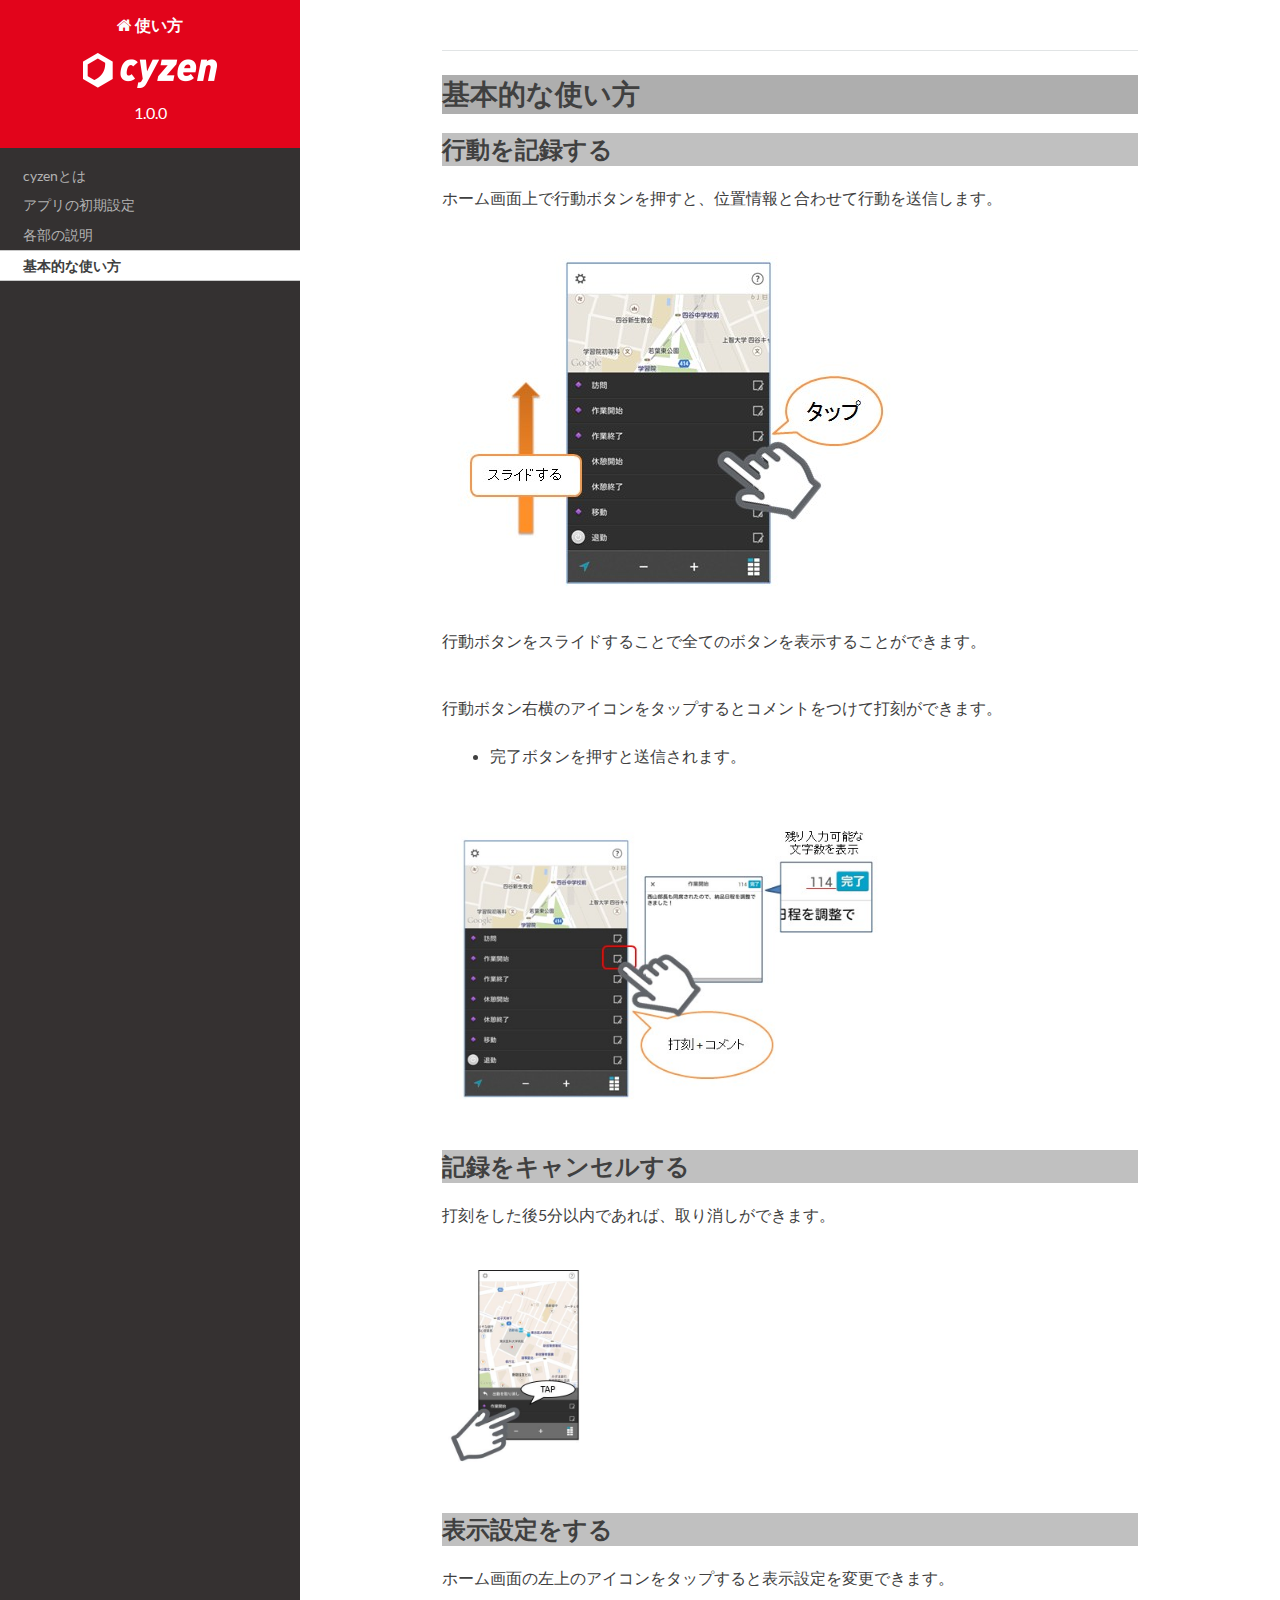
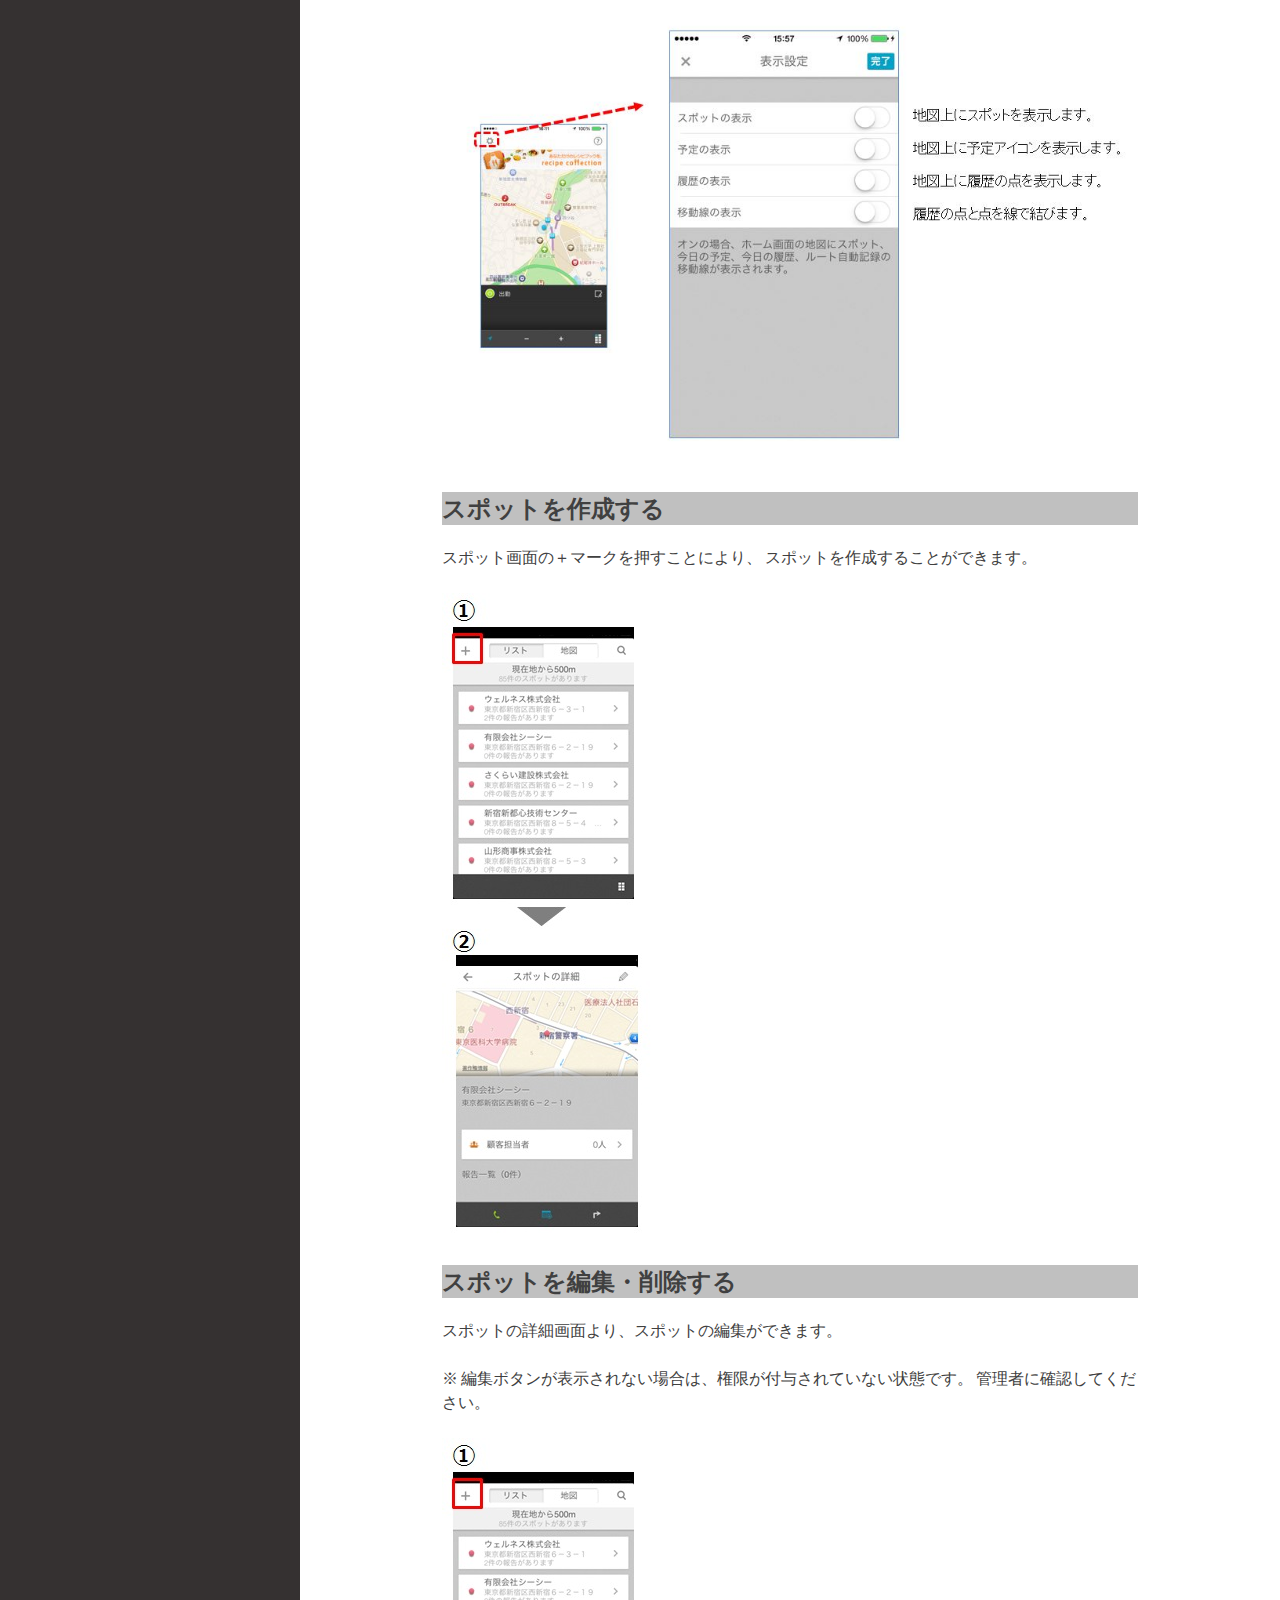
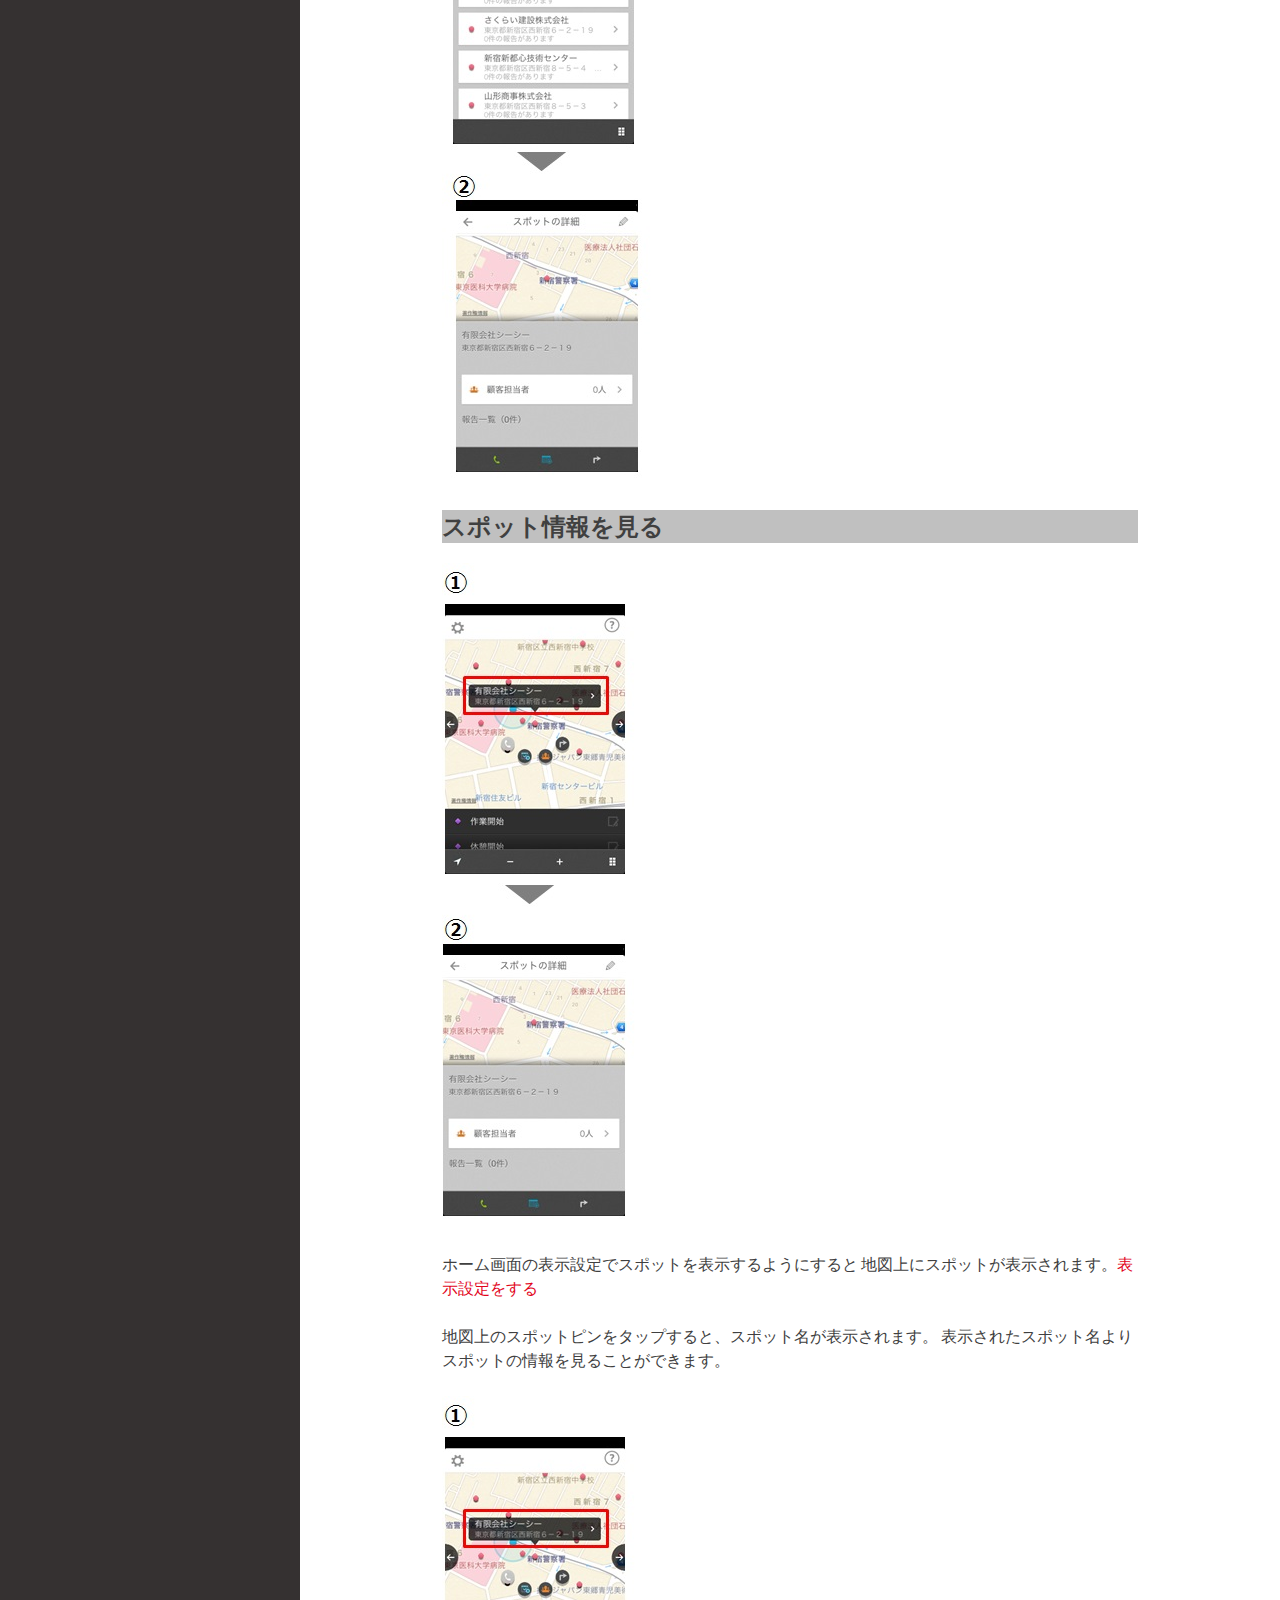
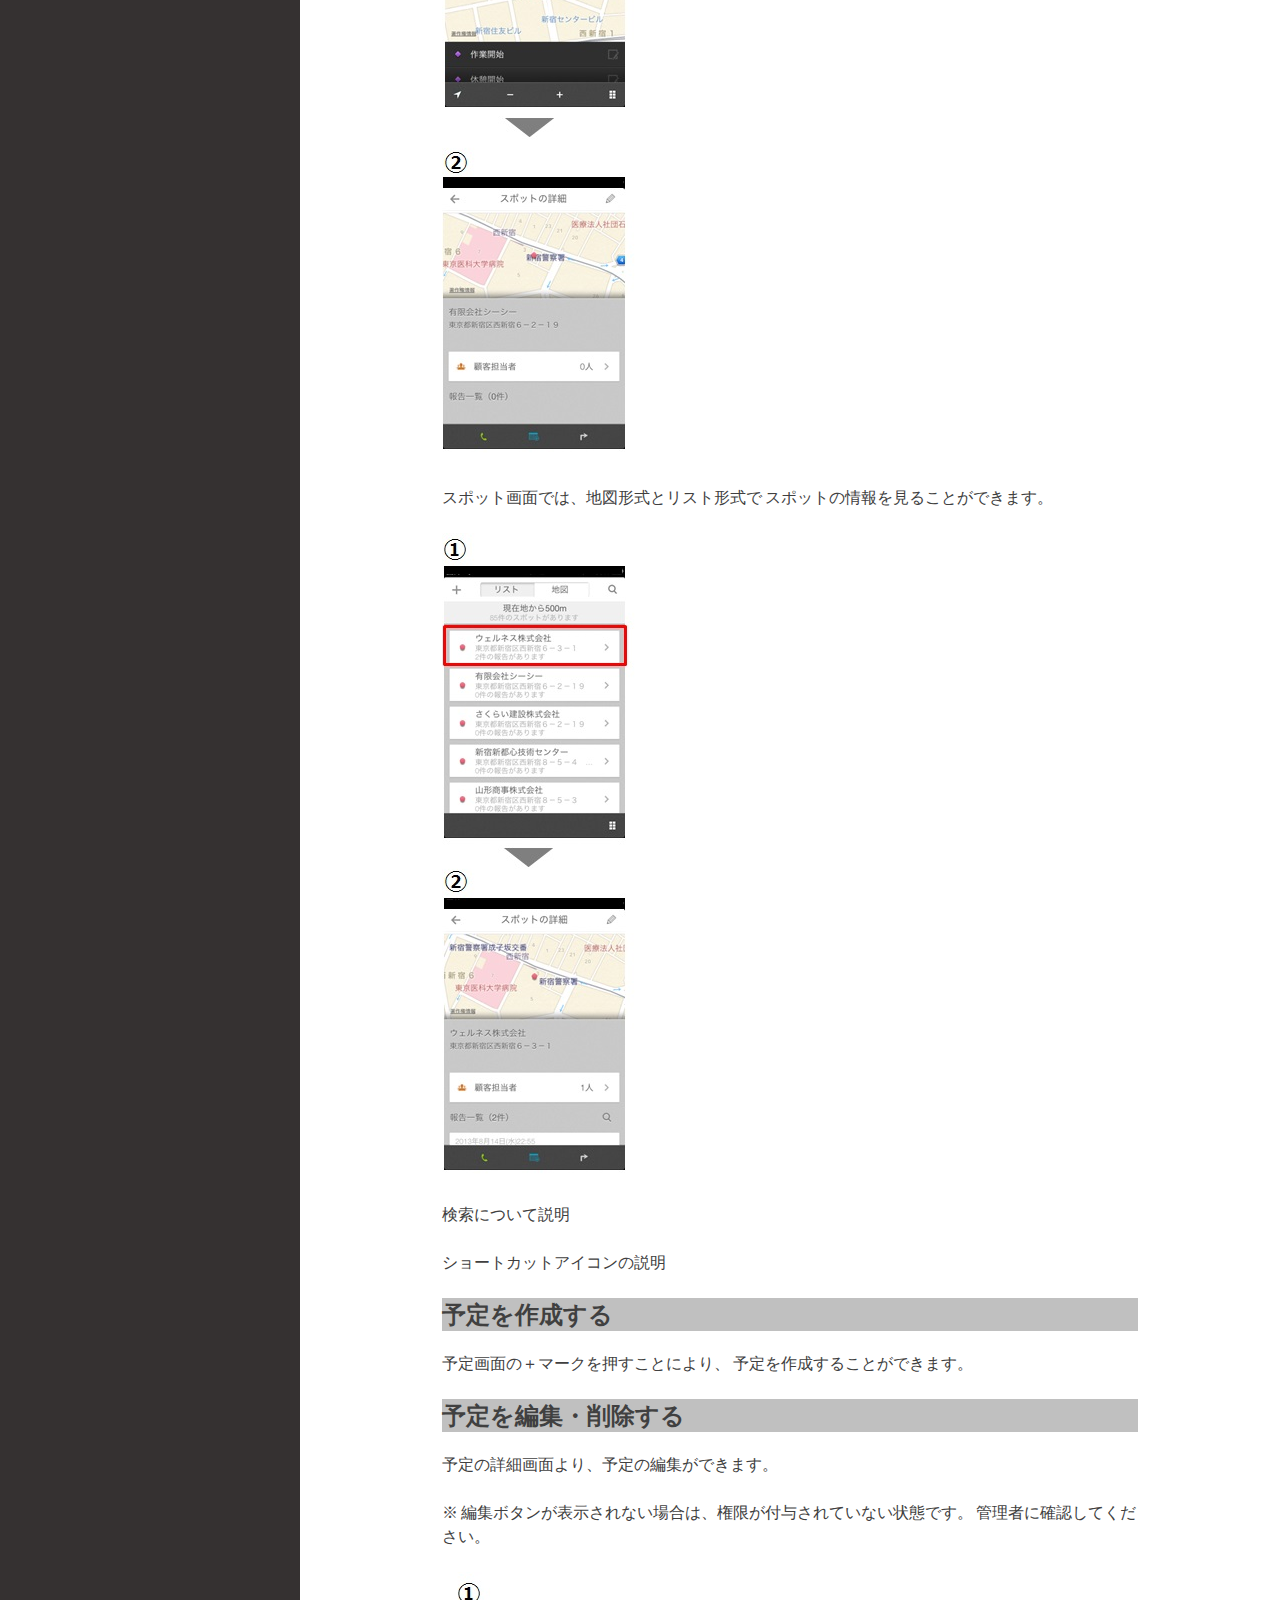
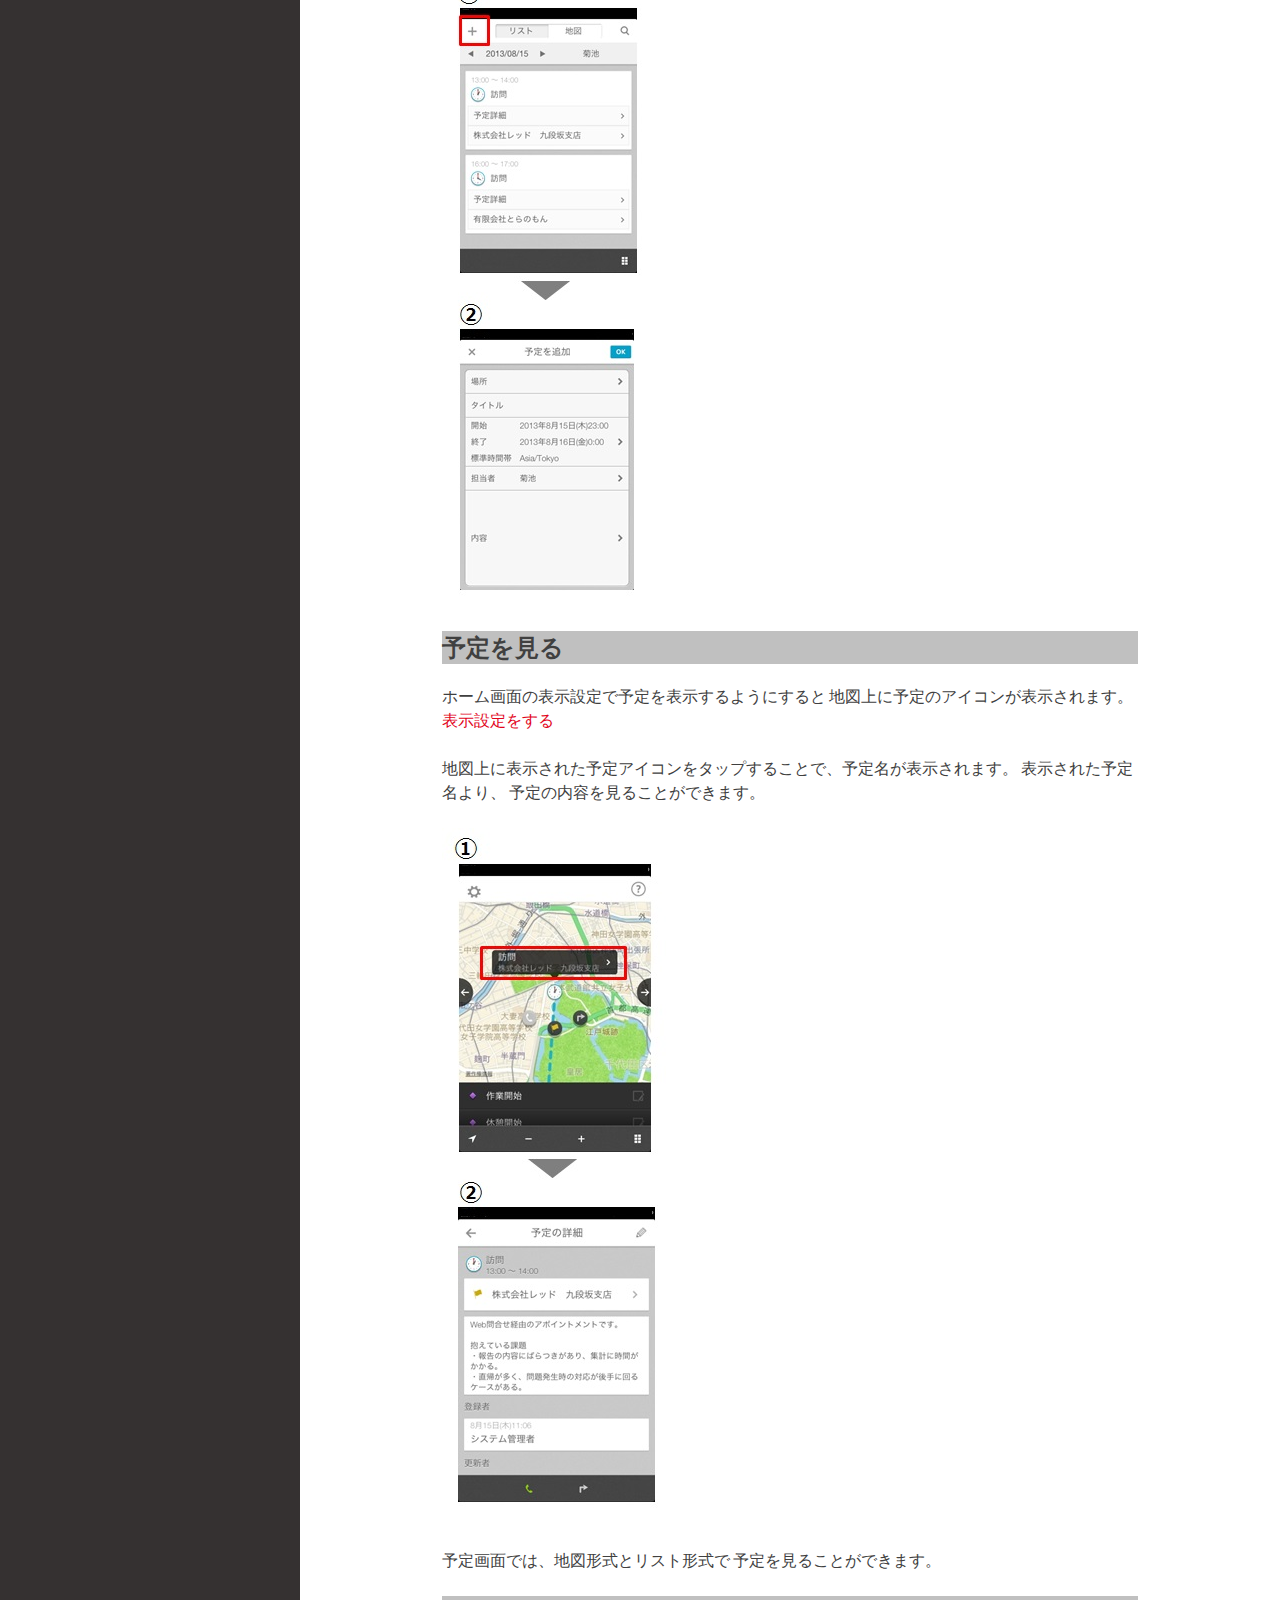
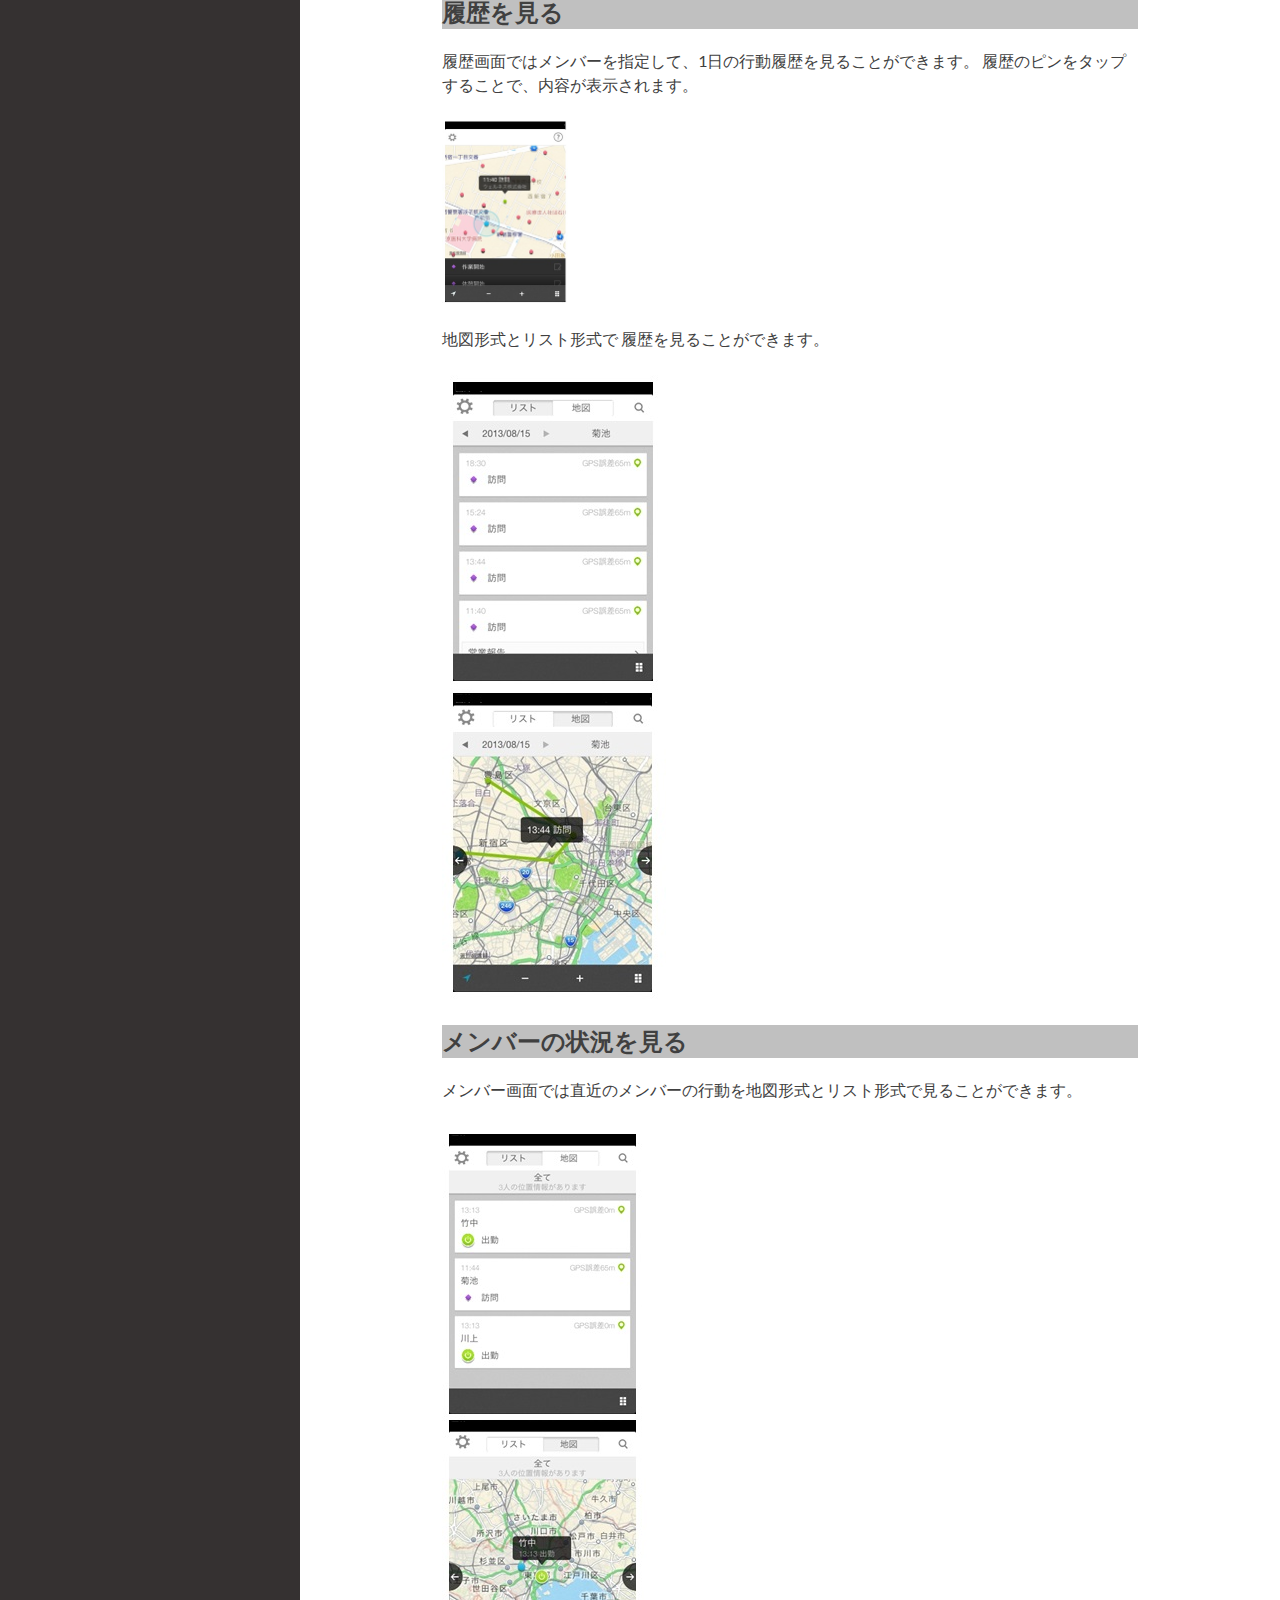
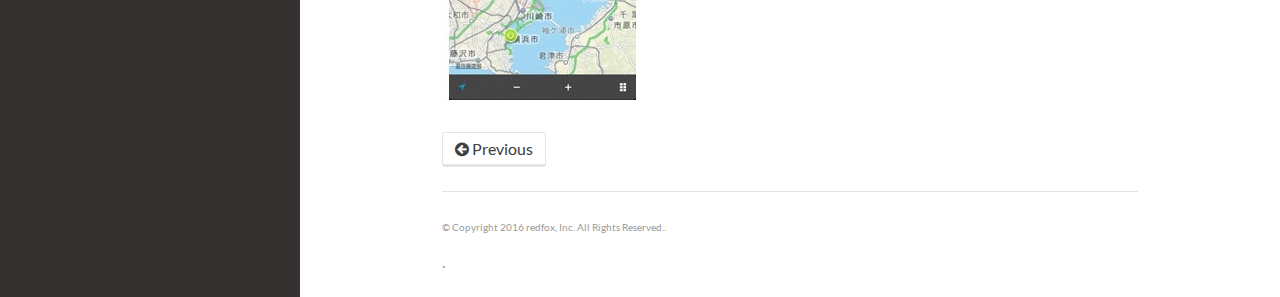
<file: 4_howtouser01.html>
<!DOCTYPE html>
<!--[if IE 8]><html class="no-js lt-ie9" lang="en" > <![endif]-->
<!--[if gt IE 8]><!--> <html class="no-js" lang="en" > <!--<![endif]-->
<head>
  <meta charset="utf-8">
  
  <meta name="viewport" content="width=device-width, initial-scale=1.0">
  
  <title>基本的な使い方 &mdash; 使い方 1.0.0 documentation</title>
  

  
  

  

  
  
    

  

  
  
    <link rel="stylesheet" href="_static/help.css" type="text/css" />
  

  

  
    <link rel="top" title="使い方 1.0.0 documentation" href="index.html"/>
        <link rel="prev" title="各部の説明" href="3_parts.html"/> 

  
  <script src="_static/js/modernizr.min.js"></script>

</head>

<body class="wy-body-for-nav" role="document">

  <div class="wy-grid-for-nav">

    
    <nav data-toggle="wy-nav-shift" class="wy-nav-side">
      <div class="wy-side-scroll">
        <div class="wy-side-nav-search">
          

          
            <a href="index.html" class="icon icon-home"> 使い方
          

          
            
            <img src="_static/cyzen_logo.png" class="logo" />
          
          </a>

          
            
            
              <div class="version">
                1.0.0
              </div>
            
          

          
<!--
<div role="search">
  <form id="rtd-search-form" class="wy-form" action="search.html" method="get">
    <input type="text" name="q" placeholder="Search docs" />
    <input type="hidden" name="check_keywords" value="yes" />
    <input type="hidden" name="area" value="default" />
  </form>
  -->
</div>

          
        </div>

        <div class="wy-menu wy-menu-vertical" data-spy="affix" role="navigation" aria-label="main navigation">
          
            
            
                <ul class="current">
<li class="toctree-l1"><a class="reference internal" href="1_about.html">cyzenとは</a></li>
<li class="toctree-l1"><a class="reference internal" href="2_start01.html">アプリの初期設定</a></li>
<li class="toctree-l1"><a class="reference internal" href="3_parts.html">各部の説明</a></li>
<li class="toctree-l1 current"><a class="current reference internal" href="#">基本的な使い方</a></li>
</ul>

            
          
        </div>
      </div>
    </nav>

    <section data-toggle="wy-nav-shift" class="wy-nav-content-wrap">

      
      <nav class="wy-nav-top" role="navigation" aria-label="top navigation">
        <i data-toggle="wy-nav-top" class="fa fa-bars"></i>
        <a href="index.html">使い方</a>
      </nav>


      
      <div class="wy-nav-content">
        <div class="rst-content">
          

 



<div role="navigation" aria-label="breadcrumbs navigation">
  <ul class="wy-breadcrumbs">
    <li><a href="index.html">Docs</a> &raquo;</li>
      
    <li>基本的な使い方</li>
      <li class="wy-breadcrumbs-aside">
        
          
        
      </li>
  </ul>
  <hr/>
</div>
          <div role="main" class="document" itemscope="itemscope" itemtype="http://schema.org/Article">
           <div itemprop="articleBody">
            
<div class="section" id="id1">
<h1>基本的な使い方<a class="headerlink" href="#id1" title="Permalink to this headline">¶</a></h1>
<div class="section" id="id2">
<h2>行動を記録する<a class="headerlink" href="#id2" title="Permalink to this headline">¶</a></h2>
<p>ホーム画面上で行動ボタンを押すと、位置情報と合わせて行動を送信します。</p>
<img alt="_images/howtouse01_01.jpg" src="_images/howtouse01_01.jpg" />
<p>行動ボタンをスライドすることで全てのボタンを表示することができます。</p>
<div class="line-block">
<div class="line"><br /></div>
</div>
<p>行動ボタン右横のアイコンをタップするとコメントをつけて打刻ができます。</p>
<blockquote>
<div><ul class="simple">
<li>完了ボタンを押すと送信されます。</li>
</ul>
</div></blockquote>
<p><a class="reference internal" href="_images/howtouse01_02.jpg"><img alt="コメント入力について" src="_images/howtouse01_02.jpg" style="width: 448.8px; height: 334.4px;" /></a></p>
</div>
<div class="section" id="id3">
<h2>記録をキャンセルする<a class="headerlink" href="#id3" title="Permalink to this headline">¶</a></h2>
<p>打刻をした後5分以内であれば、取り消しができます。</p>
<a class="reference internal image-reference" href="_images/howtouse02_02.jpg"><img alt="_images/howtouse02_02.jpg" src="_images/howtouse02_02.jpg" style="width: 169.6px; height: 238.4px;" /></a>
</div>
<div class="section" id="disp-setting">
<span id="id4"></span><h2>表示設定をする<a class="headerlink" href="#disp-setting" title="Permalink to this headline">¶</a></h2>
<p>ホーム画面の左上のアイコンをタップすると表示設定を変更できます。</p>
<img alt="_images/howtouse01_03.jpg" src="_images/howtouse01_03.jpg" />
</div>
<div class="section" id="id5">
<h2>スポットを作成する<a class="headerlink" href="#id5" title="Permalink to this headline">¶</a></h2>
<p>スポット画面の＋マークを押すことにより、 スポットを作成することができます。</p>
<img alt="_images/howtouse05_01.jpg" src="_images/howtouse05_01.jpg" />
</div>
<div class="section" id="id6">
<h2>スポットを編集・削除する<a class="headerlink" href="#id6" title="Permalink to this headline">¶</a></h2>
<p>スポットの詳細画面より、スポットの編集ができます。</p>
<p>※ 編集ボタンが表示されない場合は、権限が付与されていない状態です。
管理者に確認してください。</p>
<img alt="_images/howtouse05_01.jpg" src="_images/howtouse05_01.jpg" />
</div>
<div class="section" id="id7">
<h2>スポット情報を見る<a class="headerlink" href="#id7" title="Permalink to this headline">¶</a></h2>
<img alt="home画面の設定について" src="_images/howtouse04_01.jpg" />
<p>ホーム画面の表示設定でスポットを表示するようにすると
地図上にスポットが表示されます。<a class="reference internal" href="#disp-setting"><span class="std std-ref">表示設定をする</span></a></p>
<p>地図上のスポットピンをタップすると、スポット名が表示されます。
表示されたスポット名よりスポットの情報を見ることができます。</p>
<img alt="_images/howtouse04_01.jpg" src="_images/howtouse04_01.jpg" />
<p>スポット画面では、地図形式とリスト形式で スポットの情報を見ることができます。</p>
<img alt="_images/howtouse04_02.jpg" src="_images/howtouse04_02.jpg" />
<p>検索について説明</p>
<p>ショートカットアイコンの説明</p>
</div>
<div class="section" id="id8">
<h2>予定を作成する<a class="headerlink" href="#id8" title="Permalink to this headline">¶</a></h2>
<p>予定画面の＋マークを押すことにより、 予定を作成することができます。</p>
</div>
<div class="section" id="id9">
<h2>予定を編集・削除する<a class="headerlink" href="#id9" title="Permalink to this headline">¶</a></h2>
<p>予定の詳細画面より、予定の編集ができます。</p>
<p>※ 編集ボタンが表示されない場合は、権限が付与されていない状態です。
管理者に確認してください。</p>
<img alt="_images/howtouse07_01.jpg" src="_images/howtouse07_01.jpg" />
</div>
<div class="section" id="id10">
<h2>予定を見る<a class="headerlink" href="#id10" title="Permalink to this headline">¶</a></h2>
<p>ホーム画面の表示設定で予定を表示するようにすると
地図上に予定のアイコンが表示されます。 <a class="reference internal" href="#disp-setting"><span class="std std-ref">表示設定をする</span></a></p>
<p>地図上に表示された予定アイコンをタップすることで、予定名が表示されます。
表示された予定名より、 予定の内容を見ることができます。</p>
<img alt="_images/howtouse06_01.jpg" src="_images/howtouse06_01.jpg" />
<p>予定画面では、地図形式とリスト形式で 予定を見ることができます。</p>
</div>
<div class="section" id="id11">
<h2>履歴を見る<a class="headerlink" href="#id11" title="Permalink to this headline">¶</a></h2>
<p>履歴画面ではメンバーを指定して、1日の行動履歴を見ることができます。
履歴のピンをタップすることで、内容が表示されます。</p>
<a class="reference internal image-reference" href="_images/howtouse08_01.jpg"><img alt="_images/howtouse08_01.jpg" src="_images/howtouse08_01.jpg" style="width: 126.5px; height: 182.5px;" /></a>
<p>地図形式とリスト形式で 履歴を見ることができます。</p>
<img alt="_images/howtouse08_02.jpg" src="_images/howtouse08_02.jpg" />
</div>
<div class="section" id="id12">
<h2>メンバーの状況を見る<a class="headerlink" href="#id12" title="Permalink to this headline">¶</a></h2>
<p>メンバー画面では直近のメンバーの行動を地図形式とリスト形式で見ることができます。</p>
<img alt="_images/howtouse09_01.jpg" src="_images/howtouse09_01.jpg" />
</div>
</div>


           </div>
          </div>
          <footer>
  
    <div class="rst-footer-buttons" role="navigation" aria-label="footer navigation">
      
      
        <a href="3_parts.html" class="btn btn-neutral" title="各部の説明" accesskey="p"><span class="fa fa-arrow-circle-left"></span> Previous</a>
      
    </div>
  

  <hr/>

  <div role="contentinfo">
    <p>
        &copy; Copyright 2016 redfox, Inc. All Rights Reserved..

    </p>
  </div>
  
  <!--Built with <a href="http://sphinx-doc.org/">Sphinx</a> using a <a href="https://github.com/snide/sphinx_rtd_theme">theme</a> provided by <a href="https://readthedocs.org">Read the Docs</a>
  -->. 

</footer>

        </div>
      </div>

    </section>

  </div>
  


  

    <script type="text/javascript">
        var DOCUMENTATION_OPTIONS = {
            URL_ROOT:'./',
            VERSION:'1.0.0',
            COLLAPSE_INDEX:false,
            FILE_SUFFIX:'.html',
            HAS_SOURCE:  true
        };
    </script>
      <script type="text/javascript" src="_static/jquery.js"></script>
      <script type="text/javascript" src="_static/underscore.js"></script>
      <script type="text/javascript" src="_static/doctools.js"></script>
      <script type="text/javascript" src="_static/jquery.balloon.js"></script>
      <script type="text/javascript" src="_static/jquery.smooth-scroll.min.js"></script>
      <script type="text/javascript" src="_static/help.js"></script>
      <script type="text/javascript" src="_static/modernizr.min.js"></script>
      <script type="text/javascript" src="_static/theme.js"></script>

  

  
  
    <script type="text/javascript" src="_static/js/theme.js"></script>
  

  
  
  <script type="text/javascript">
      jQuery(function () {
          SphinxRtdTheme.StickyNav.enable();
      });
  </script>
   

</body>
</html>
</file>
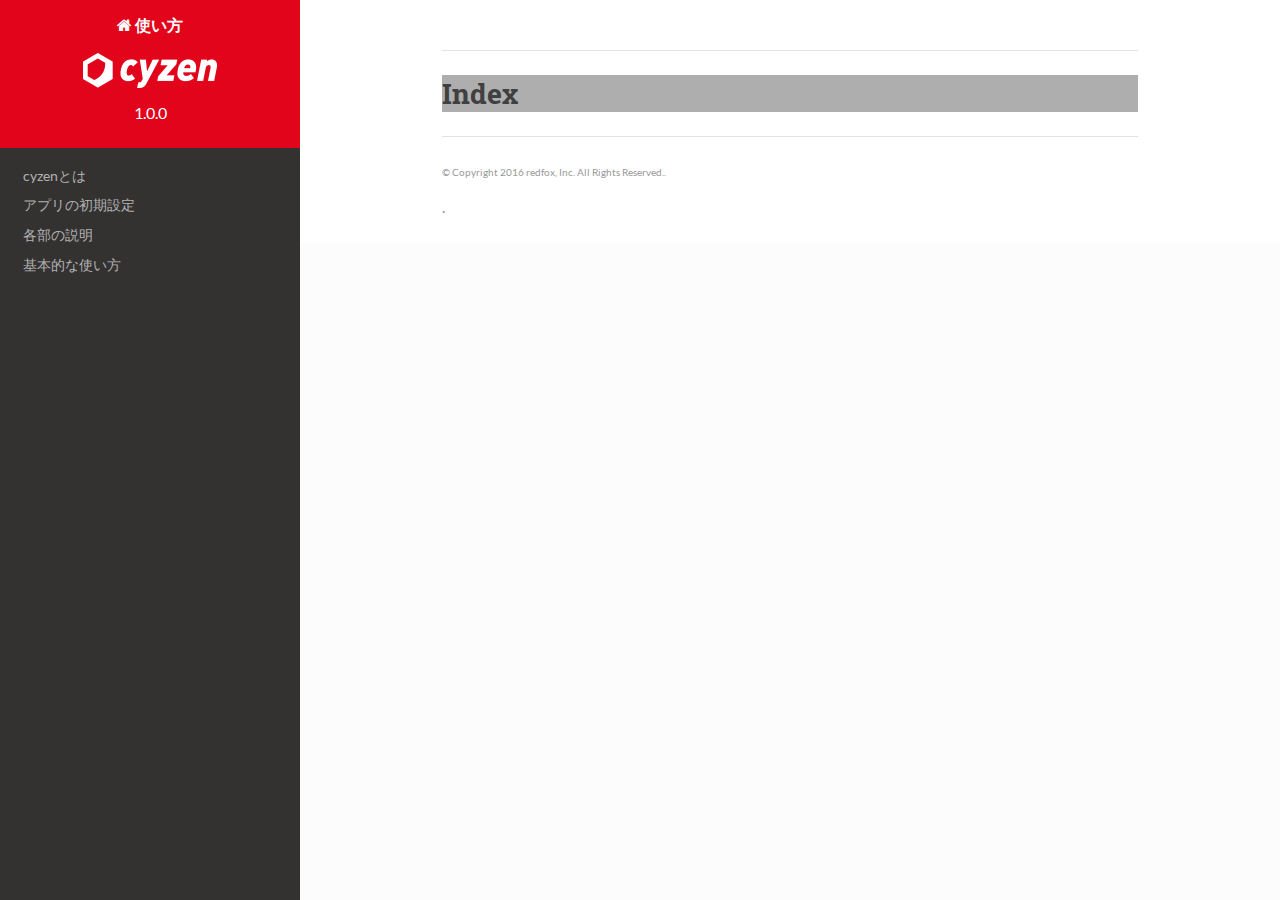
<file: genindex.html>
<!DOCTYPE html>
<!--[if IE 8]><html class="no-js lt-ie9" lang="en" > <![endif]-->
<!--[if gt IE 8]><!--> <html class="no-js" lang="en" > <!--<![endif]-->
<head>
  <meta charset="utf-8">
  
  <meta name="viewport" content="width=device-width, initial-scale=1.0">
  
  <title>Index &mdash; 使い方 1.0.0 documentation</title>
  

  
  

  

  
  
    

  

  
  
    <link rel="stylesheet" href="_static/help.css" type="text/css" />
  

  

  
    <link rel="top" title="使い方 1.0.0 documentation" href="index.html"/> 

  
  <script src="_static/js/modernizr.min.js"></script>

</head>

<body class="wy-body-for-nav" role="document">

  <div class="wy-grid-for-nav">

    
    <nav data-toggle="wy-nav-shift" class="wy-nav-side">
      <div class="wy-side-scroll">
        <div class="wy-side-nav-search">
          

          
            <a href="index.html" class="icon icon-home"> 使い方
          

          
            
            <img src="_static/cyzen_logo.png" class="logo" />
          
          </a>

          
            
            
              <div class="version">
                1.0.0
              </div>
            
          

          
<!--
<div role="search">
  <form id="rtd-search-form" class="wy-form" action="search.html" method="get">
    <input type="text" name="q" placeholder="Search docs" />
    <input type="hidden" name="check_keywords" value="yes" />
    <input type="hidden" name="area" value="default" />
  </form>
  -->
</div>

          
        </div>

        <div class="wy-menu wy-menu-vertical" data-spy="affix" role="navigation" aria-label="main navigation">
          
            
            
                <ul>
<li class="toctree-l1"><a class="reference internal" href="1_about.html">cyzenとは</a></li>
<li class="toctree-l1"><a class="reference internal" href="2_start01.html">アプリの初期設定</a></li>
<li class="toctree-l1"><a class="reference internal" href="3_parts.html">各部の説明</a></li>
<li class="toctree-l1"><a class="reference internal" href="4_howtouser01.html">基本的な使い方</a></li>
</ul>

            
          
        </div>
      </div>
    </nav>

    <section data-toggle="wy-nav-shift" class="wy-nav-content-wrap">

      
      <nav class="wy-nav-top" role="navigation" aria-label="top navigation">
        <i data-toggle="wy-nav-top" class="fa fa-bars"></i>
        <a href="index.html">使い方</a>
      </nav>


      
      <div class="wy-nav-content">
        <div class="rst-content">
          





<div role="navigation" aria-label="breadcrumbs navigation">
  <ul class="wy-breadcrumbs">
    <li><a href="index.html">Docs</a> &raquo;</li>
      
    <li></li>
      <li class="wy-breadcrumbs-aside">
        
          
        
      </li>
  </ul>
  <hr/>
</div>
          <div role="main" class="document" itemscope="itemscope" itemtype="http://schema.org/Article">
           <div itemprop="articleBody">
            

<h1 id="index">Index</h1>

<div class="genindex-jumpbox">
 
</div>


           </div>
          </div>
          <footer>
  

  <hr/>

  <div role="contentinfo">
    <p>
        &copy; Copyright 2016 redfox, Inc. All Rights Reserved..

    </p>
  </div>
  
  <!--Built with <a href="http://sphinx-doc.org/">Sphinx</a> using a <a href="https://github.com/snide/sphinx_rtd_theme">theme</a> provided by <a href="https://readthedocs.org">Read the Docs</a>
  -->. 

</footer>

        </div>
      </div>

    </section>

  </div>
  


  

    <script type="text/javascript">
        var DOCUMENTATION_OPTIONS = {
            URL_ROOT:'./',
            VERSION:'1.0.0',
            COLLAPSE_INDEX:false,
            FILE_SUFFIX:'.html',
            HAS_SOURCE:  true
        };
    </script>
      <script type="text/javascript" src="_static/jquery.js"></script>
      <script type="text/javascript" src="_static/underscore.js"></script>
      <script type="text/javascript" src="_static/doctools.js"></script>
      <script type="text/javascript" src="_static/jquery.balloon.js"></script>
      <script type="text/javascript" src="_static/jquery.smooth-scroll.min.js"></script>
      <script type="text/javascript" src="_static/help.js"></script>
      <script type="text/javascript" src="_static/modernizr.min.js"></script>
      <script type="text/javascript" src="_static/theme.js"></script>

  

  
  
    <script type="text/javascript" src="_static/js/theme.js"></script>
  

  
  
  <script type="text/javascript">
      jQuery(function () {
          SphinxRtdTheme.StickyNav.enable();
      });
  </script>
   

</body>
</html>
</file>
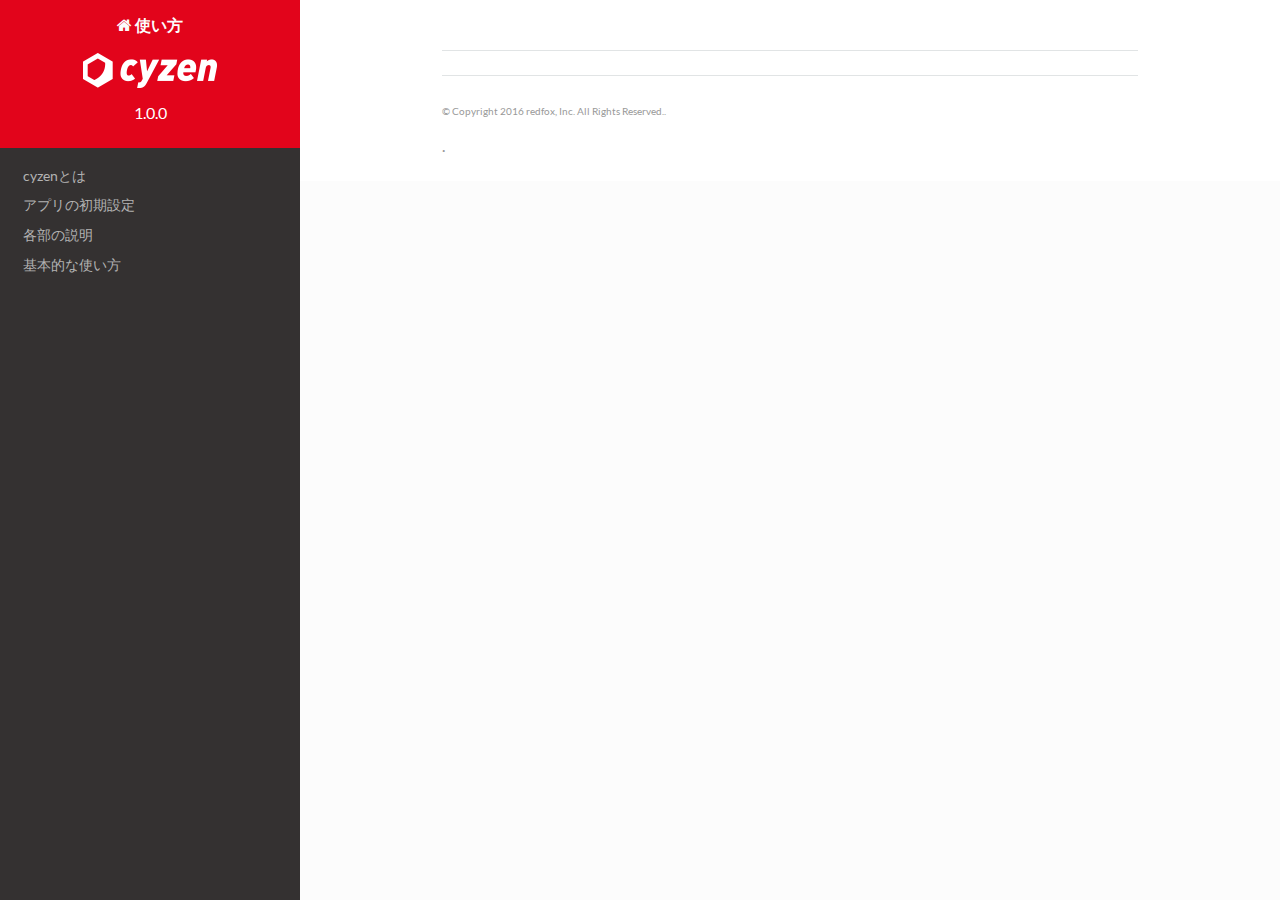
<file: search.html>
<!DOCTYPE html>
<!--[if IE 8]><html class="no-js lt-ie9" lang="en" > <![endif]-->
<!--[if gt IE 8]><!--> <html class="no-js" lang="en" > <!--<![endif]-->
<head>
  <meta charset="utf-8">
  
  <meta name="viewport" content="width=device-width, initial-scale=1.0">
  
  <title>Search &mdash; 使い方 1.0.0 documentation</title>
  

  
  

  

  
  
    

  

  
  
    <link rel="stylesheet" href="_static/help.css" type="text/css" />
  

  

  
    <link rel="top" title="使い方 1.0.0 documentation" href="index.html"/> 

  
  <script src="_static/js/modernizr.min.js"></script>

</head>

<body class="wy-body-for-nav" role="document">

  <div class="wy-grid-for-nav">

    
    <nav data-toggle="wy-nav-shift" class="wy-nav-side">
      <div class="wy-side-scroll">
        <div class="wy-side-nav-search">
          

          
            <a href="index.html" class="icon icon-home"> 使い方
          

          
            
            <img src="_static/cyzen_logo.png" class="logo" />
          
          </a>

          
            
            
              <div class="version">
                1.0.0
              </div>
            
          

          
<!--
<div role="search">
  <form id="rtd-search-form" class="wy-form" action="#" method="get">
    <input type="text" name="q" placeholder="Search docs" />
    <input type="hidden" name="check_keywords" value="yes" />
    <input type="hidden" name="area" value="default" />
  </form>
  -->
</div>

          
        </div>

        <div class="wy-menu wy-menu-vertical" data-spy="affix" role="navigation" aria-label="main navigation">
          
            
            
                <ul>
<li class="toctree-l1"><a class="reference internal" href="1_about.html">cyzenとは</a></li>
<li class="toctree-l1"><a class="reference internal" href="2_start01.html">アプリの初期設定</a></li>
<li class="toctree-l1"><a class="reference internal" href="3_parts.html">各部の説明</a></li>
<li class="toctree-l1"><a class="reference internal" href="4_howtouser01.html">基本的な使い方</a></li>
</ul>

            
          
        </div>
      </div>
    </nav>

    <section data-toggle="wy-nav-shift" class="wy-nav-content-wrap">

      
      <nav class="wy-nav-top" role="navigation" aria-label="top navigation">
        <i data-toggle="wy-nav-top" class="fa fa-bars"></i>
        <a href="index.html">使い方</a>
      </nav>


      
      <div class="wy-nav-content">
        <div class="rst-content">
          





<div role="navigation" aria-label="breadcrumbs navigation">
  <ul class="wy-breadcrumbs">
    <li><a href="index.html">Docs</a> &raquo;</li>
      
    <li></li>
      <li class="wy-breadcrumbs-aside">
        
      </li>
  </ul>
  <hr/>
</div>
          <div role="main" class="document" itemscope="itemscope" itemtype="http://schema.org/Article">
           <div itemprop="articleBody">
            
  <noscript>
  <div id="fallback" class="admonition warning">
    <p class="last">
      Please activate JavaScript to enable the search
      functionality.
    </p>
  </div>
  </noscript>

  
  <div id="search-results">
  
  </div>

           </div>
          </div>
          <footer>
  

  <hr/>

  <div role="contentinfo">
    <p>
        &copy; Copyright 2016 redfox, Inc. All Rights Reserved..

    </p>
  </div>
  
  <!--Built with <a href="http://sphinx-doc.org/">Sphinx</a> using a <a href="https://github.com/snide/sphinx_rtd_theme">theme</a> provided by <a href="https://readthedocs.org">Read the Docs</a>
  -->. 

</footer>

        </div>
      </div>

    </section>

  </div>
  


  

    <script type="text/javascript">
        var DOCUMENTATION_OPTIONS = {
            URL_ROOT:'./',
            VERSION:'1.0.0',
            COLLAPSE_INDEX:false,
            FILE_SUFFIX:'.html',
            HAS_SOURCE:  true
        };
    </script>
      <script type="text/javascript" src="_static/jquery.js"></script>
      <script type="text/javascript" src="_static/underscore.js"></script>
      <script type="text/javascript" src="_static/doctools.js"></script>
      <script type="text/javascript" src="_static/searchtools.js"></script>
      <script type="text/javascript" src="_static/jquery.balloon.js"></script>
      <script type="text/javascript" src="_static/jquery.smooth-scroll.min.js"></script>
      <script type="text/javascript" src="_static/help.js"></script>
      <script type="text/javascript" src="_static/modernizr.min.js"></script>
      <script type="text/javascript" src="_static/theme.js"></script>

  

  
  
    <script type="text/javascript" src="_static/js/theme.js"></script>
  

  
  
  <script type="text/javascript">
      jQuery(function () {
          SphinxRtdTheme.StickyNav.enable();
      });
  </script>
  
  <script type="text/javascript">
    jQuery(function() { Search.loadIndex("searchindex.js"); });
  </script>
  
  <script type="text/javascript" id="searchindexloader"></script>
   


</body>
</html>
</file>
<file: _static/help.css>
@import url("theme.css");
h1 {
    background-color: #aeaeae !important;
}
h2 {
    background-color: #c0c0c0 !important;
    font-style:normal !important;
}
h3{
    background-color: #fff !important;
}
h4{
    background-color: #f5f5f5 !important;
}

div.sphinxsidebar #searchbox input[type="submit"] {
    width: 50px;
}
dt[id^='term'] {
    font-size: 100%;
    font-style:bold;
}
.icon icon-home {
    width:70%;
}
img.sp { 
    margin-left: auto;
    margin-right: auto;
    display: block;
    width: auto ;
    max-height:400px;
}
.related li:last-child {
    visibility: hidden;
}
.strike {
    text-decoration: line-through;
}
.align-bottom {
    vertical-align: middle;
}
.wy-breadcrumbs {
    display: none;
}
.wy-table-responsive {
    margin-left :-24px;
    margin-right :0px;
}
.wy-table-responsive table {
    max-width :300px;
    width:250px;
 
    }
.wy-table-responsive tr,.wy-table-responsive thead,.wy-table-responsive caption,.wy-table-responsive tbody {
    margin: 0;
    }

.wy-table-responsive td, .wy-table-responsive th{
    font-size:70%;
    padding:5px !important;
    word-wrap: break-word;
    overflow-wrap: break-word;
    }
table.docutils td:last-child {
    width:100%;

}
.toctree-l1 li{
    padding-top:5px;
    padding-bottom:5px;

}
footer p {font-size:60%;}
</file>
